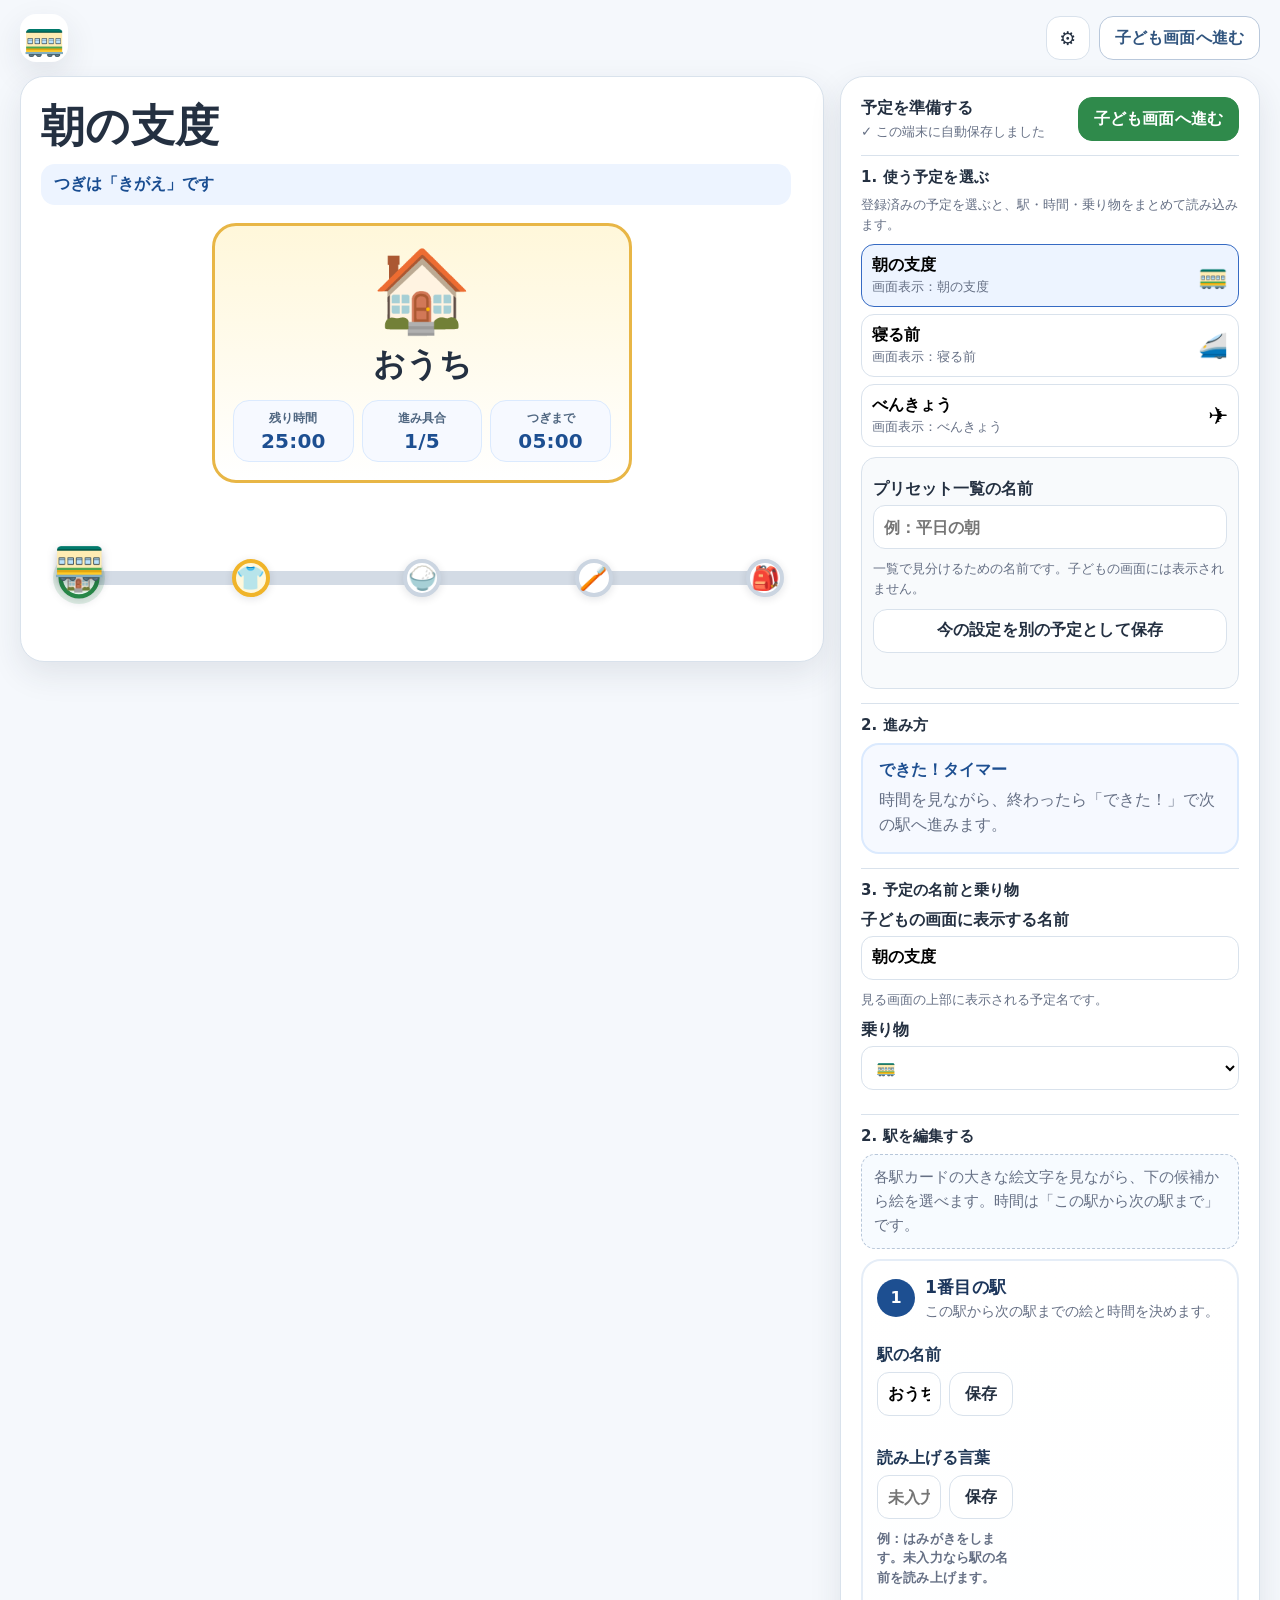
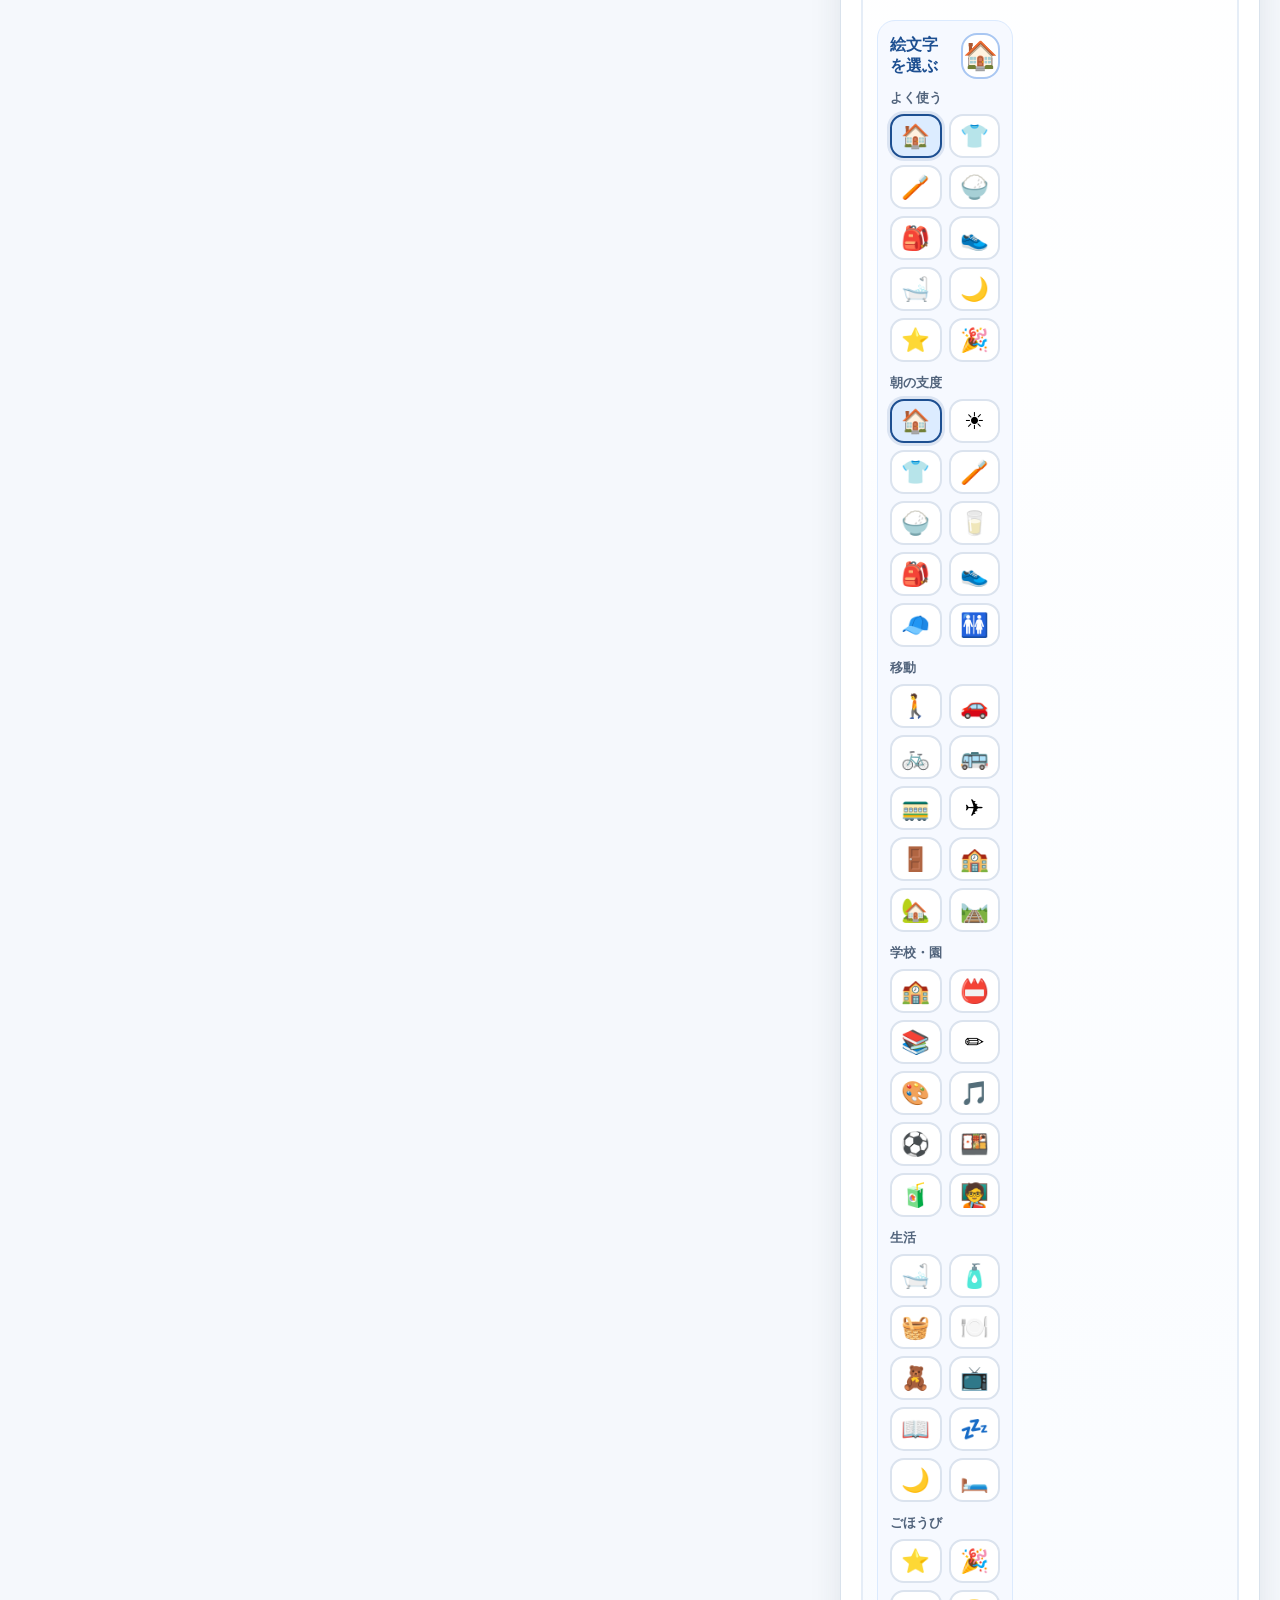
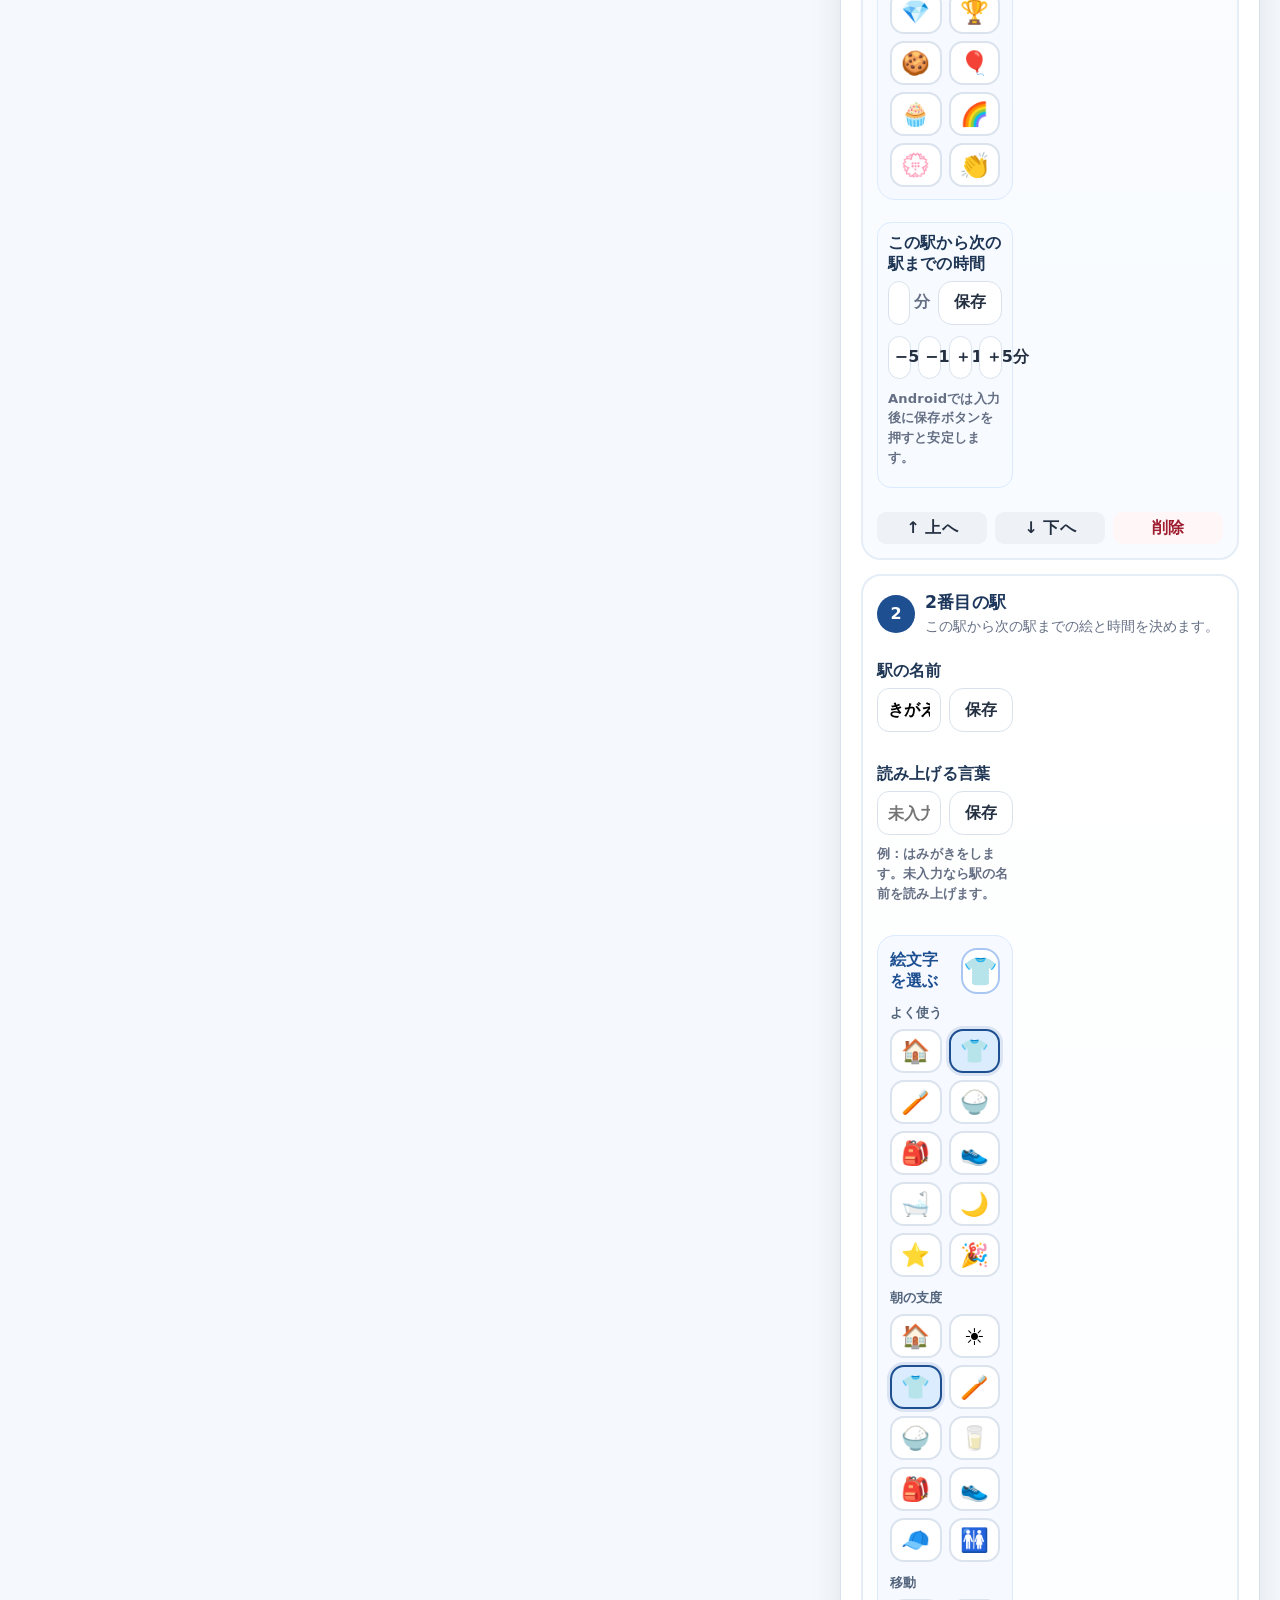
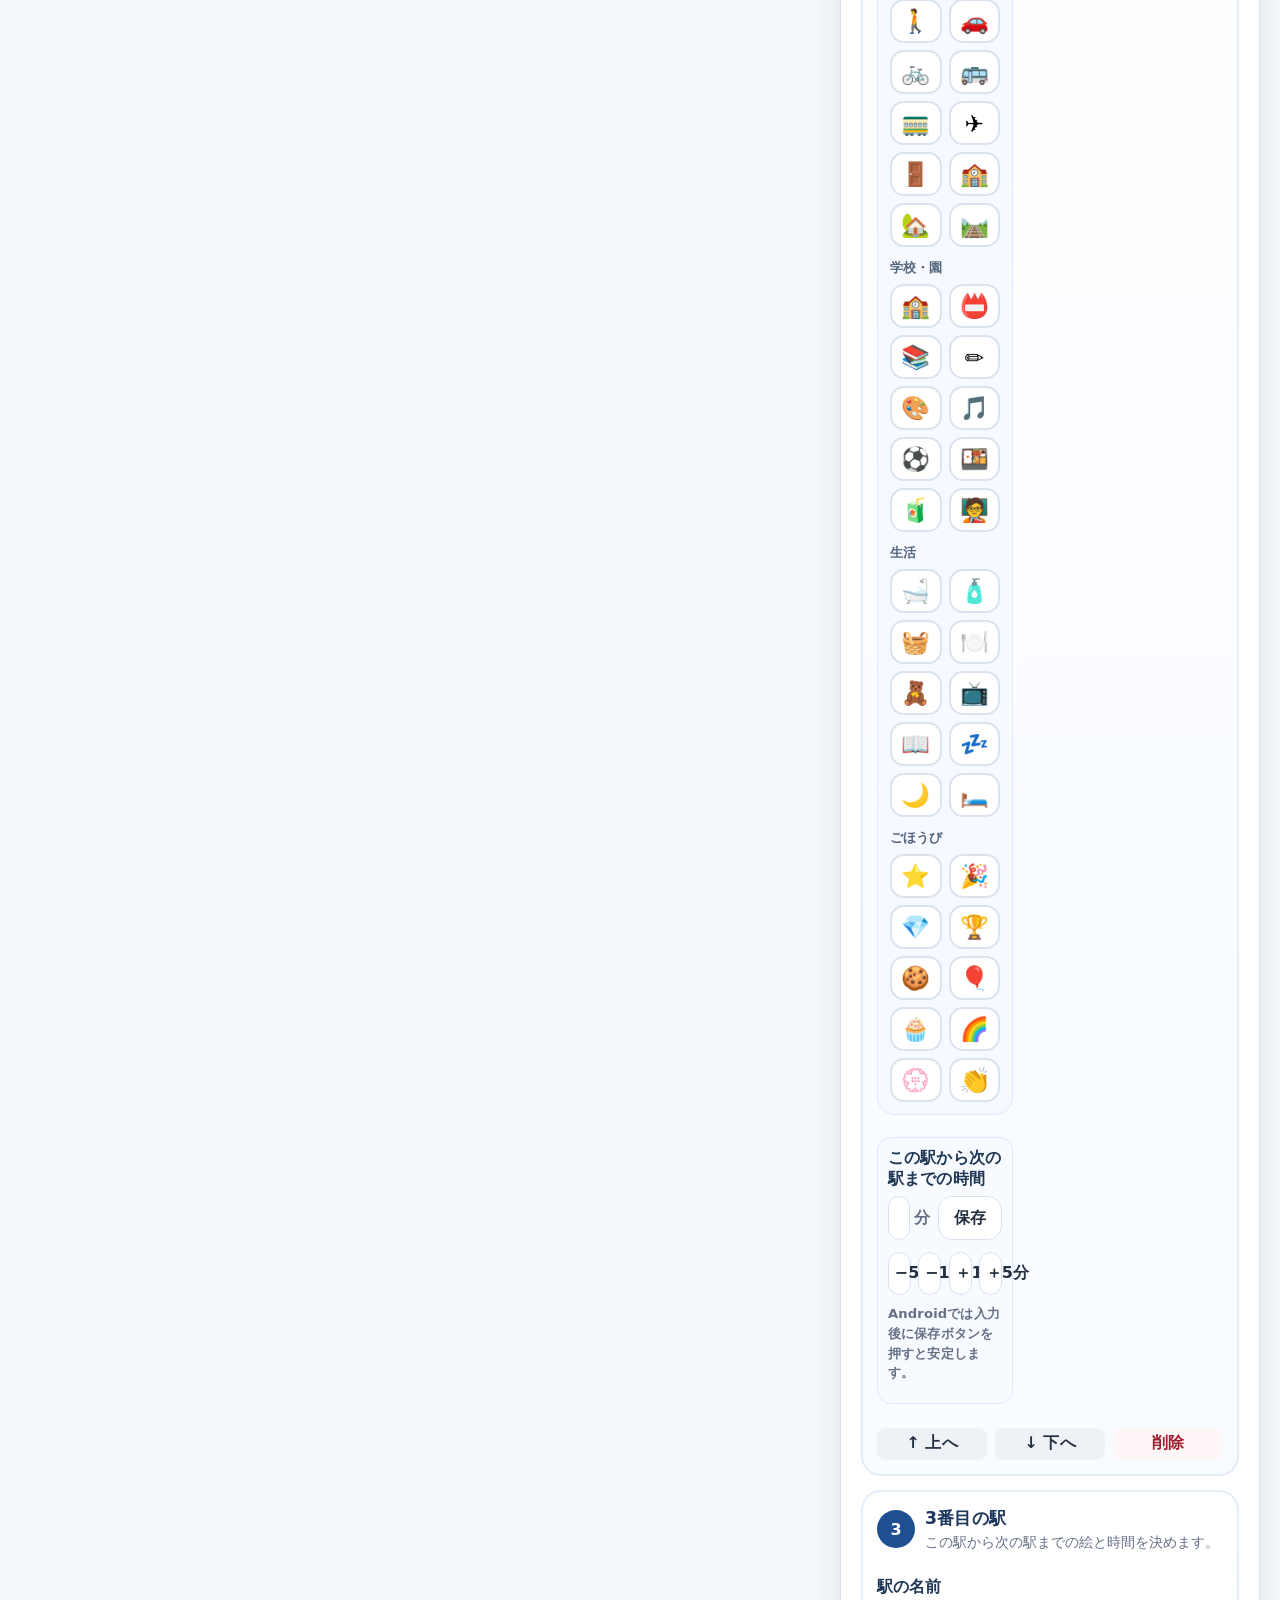
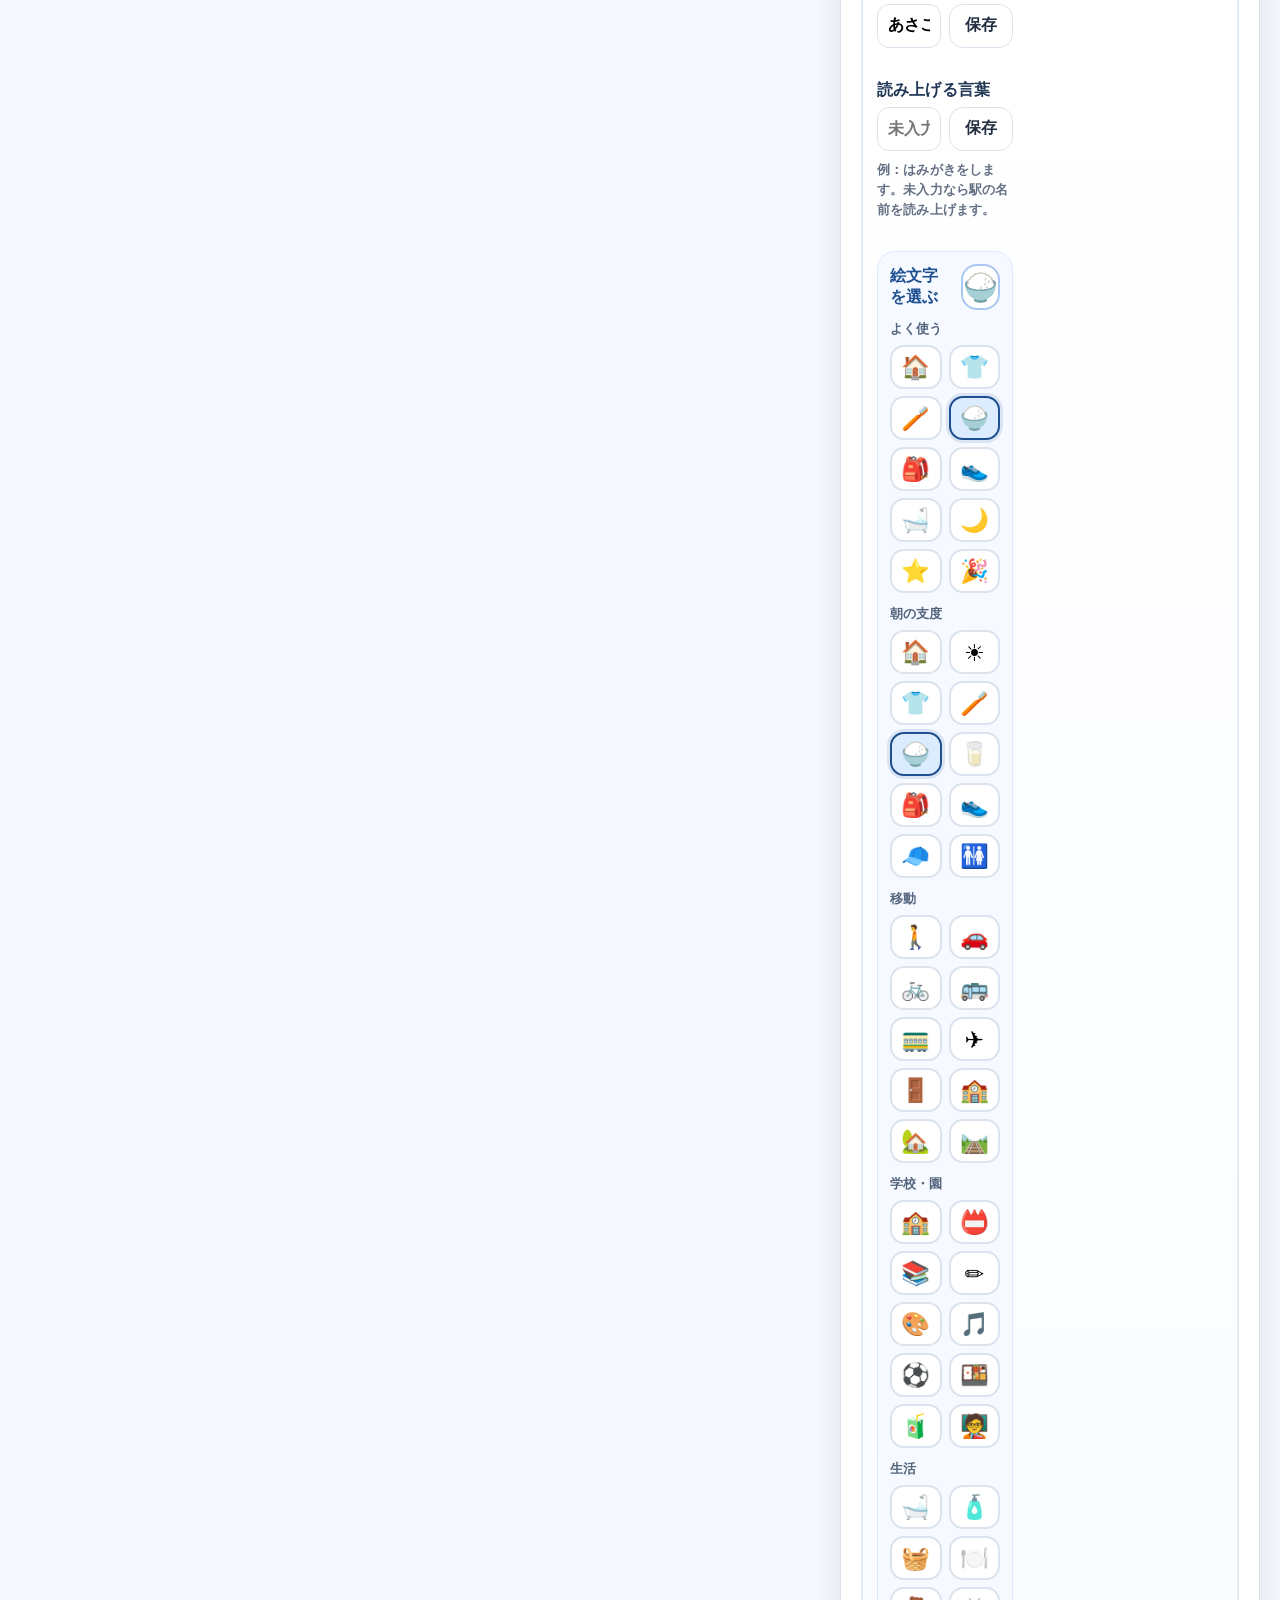
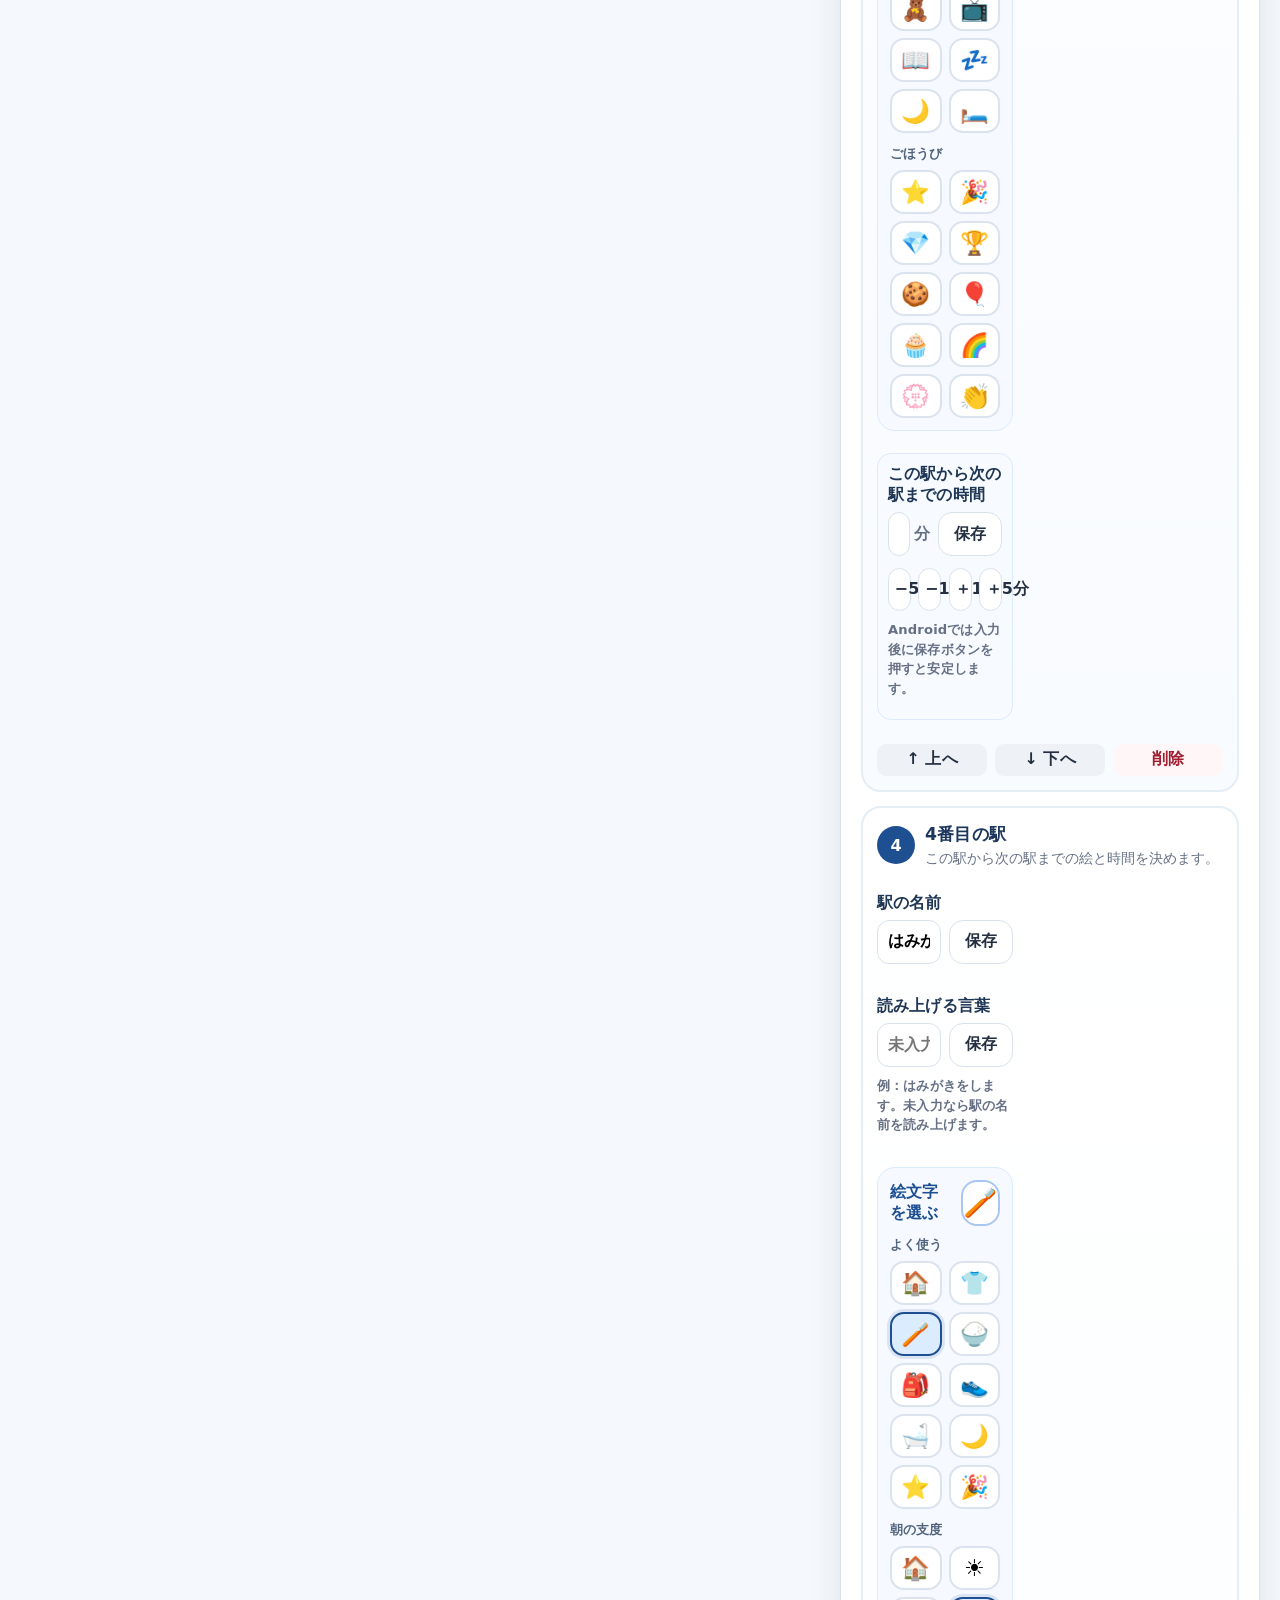
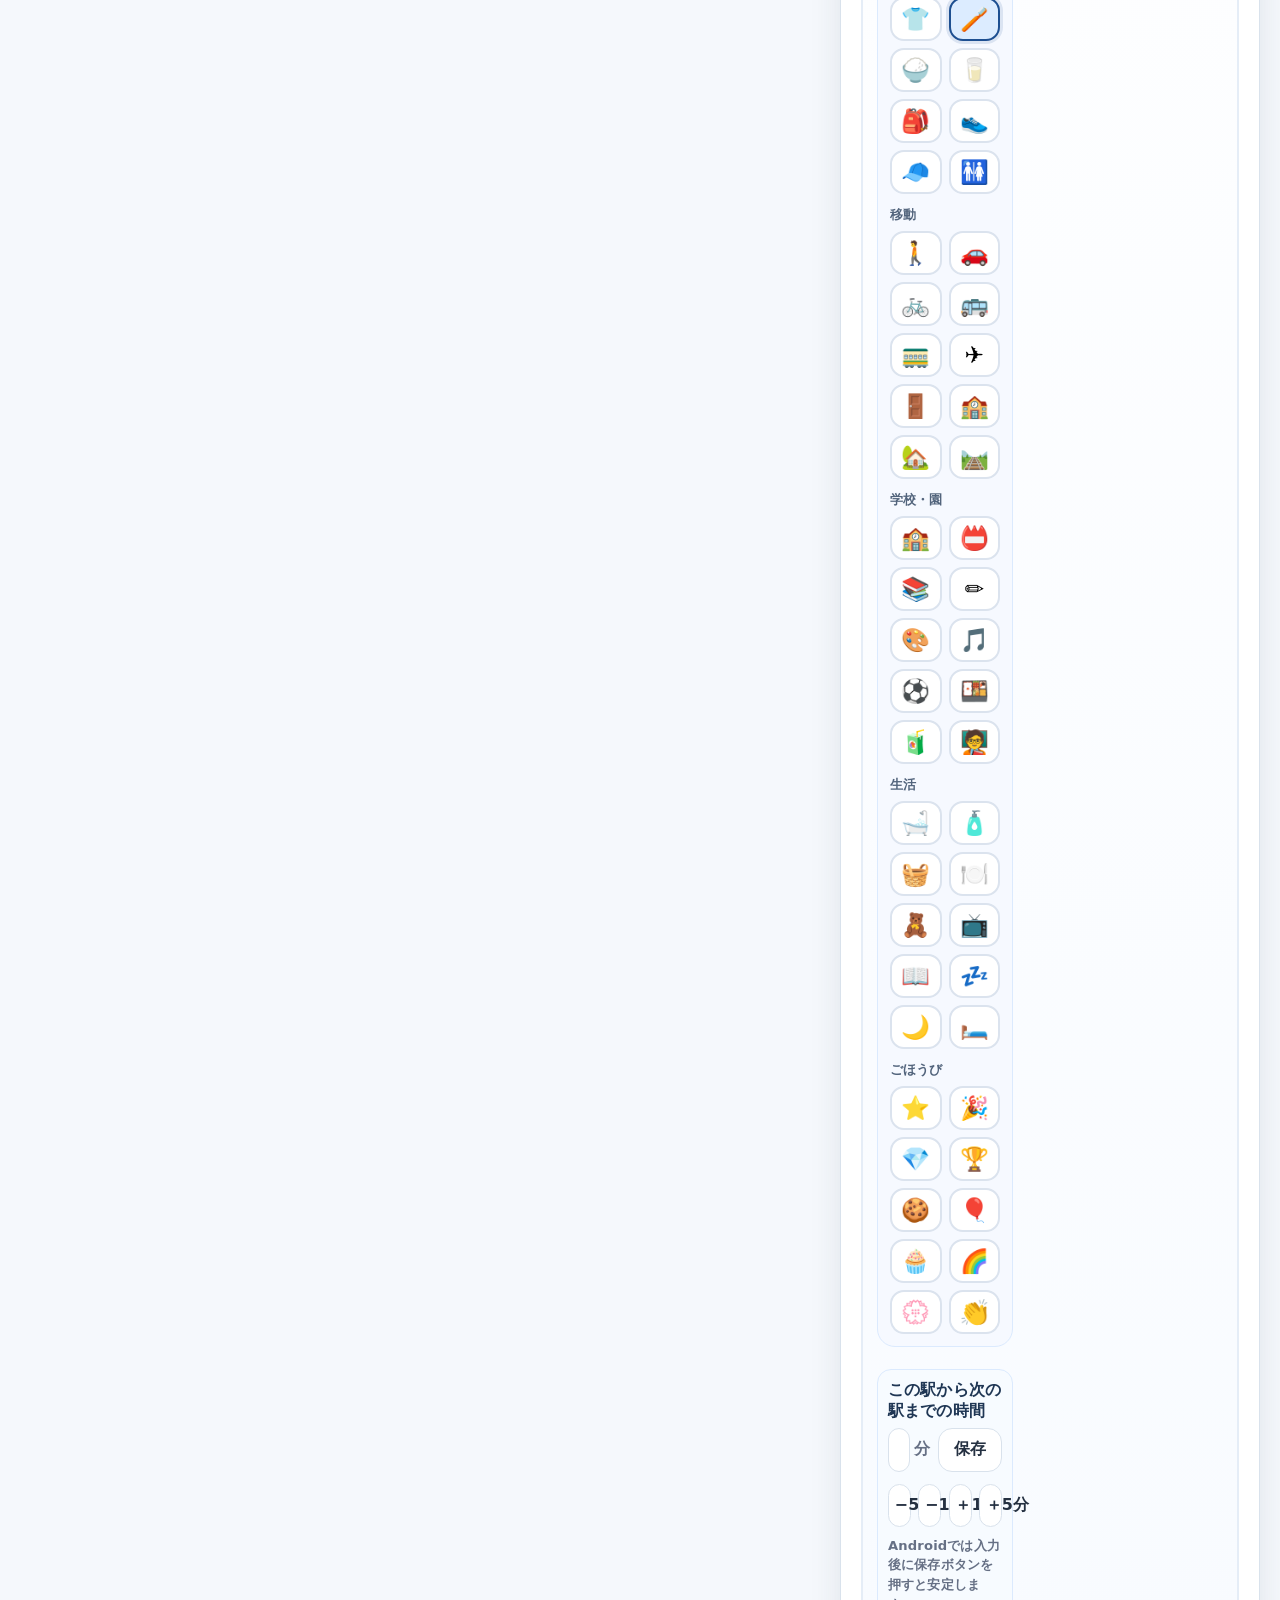
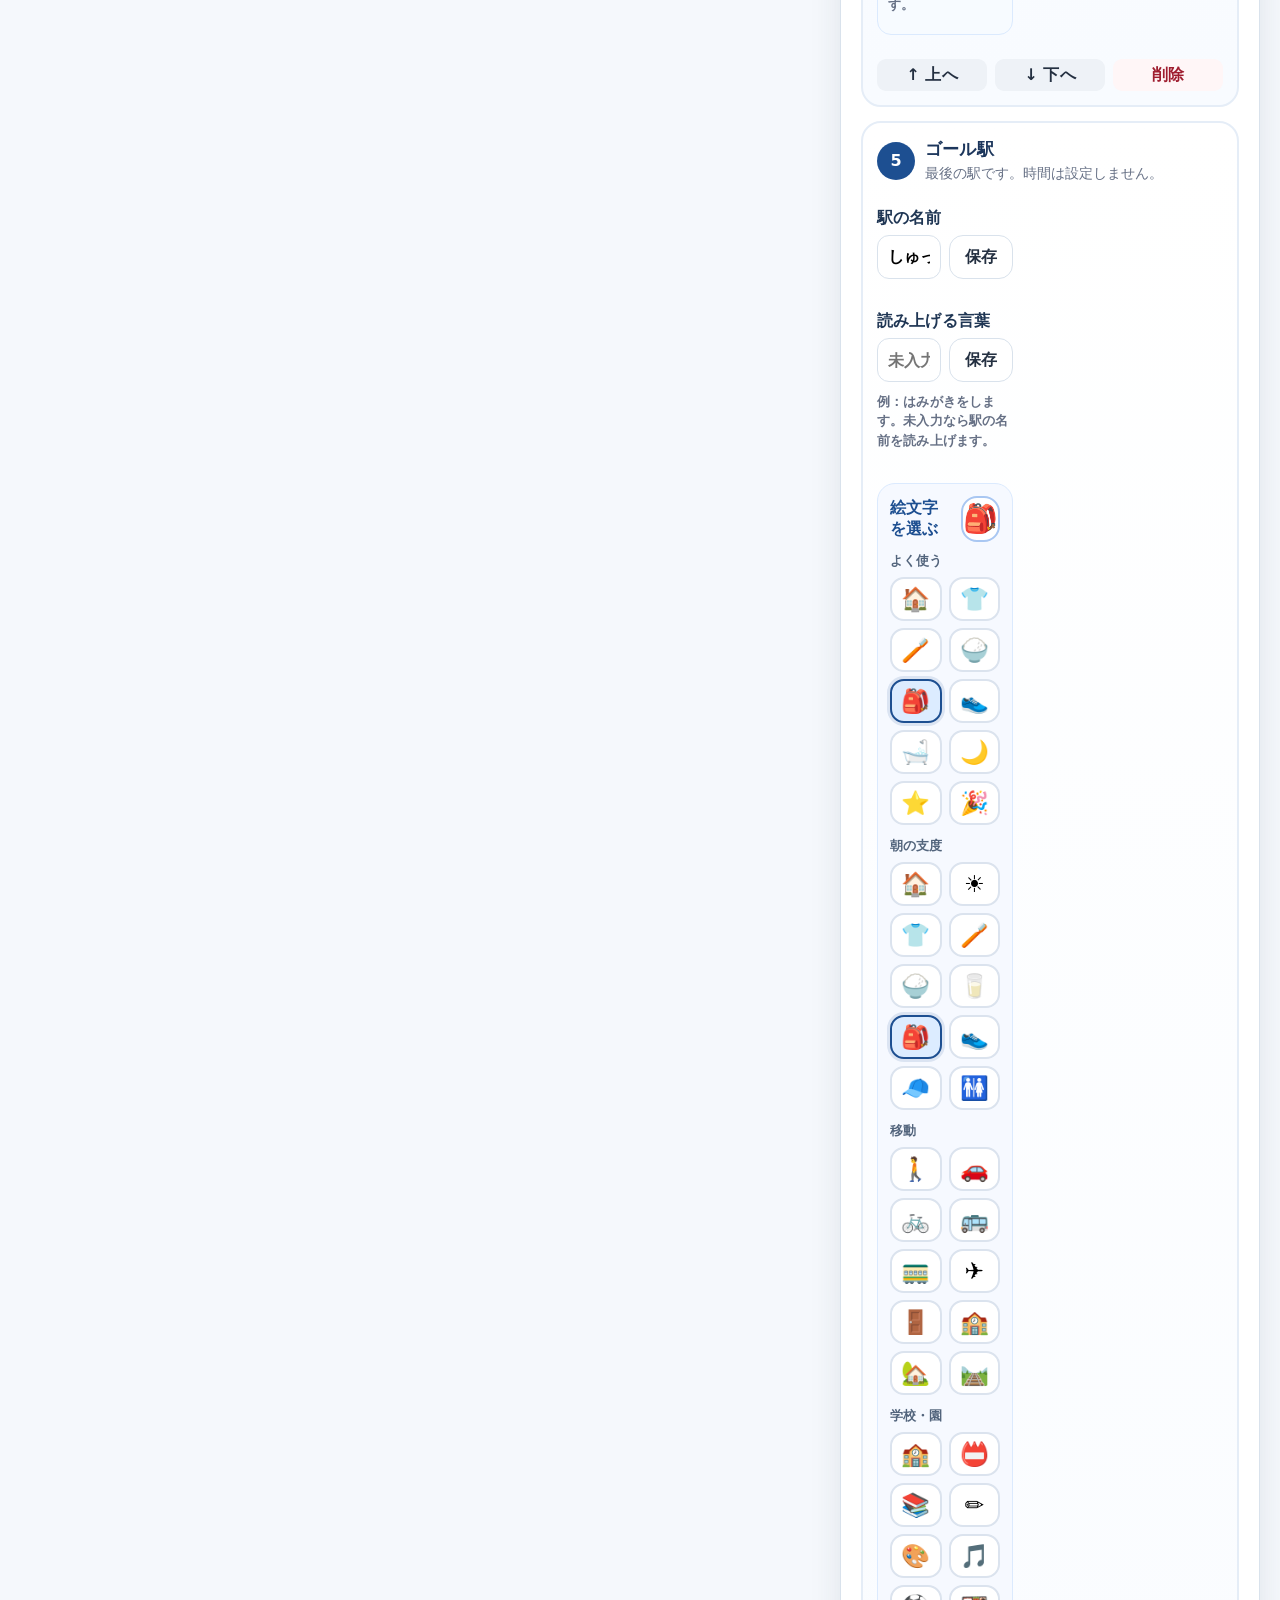
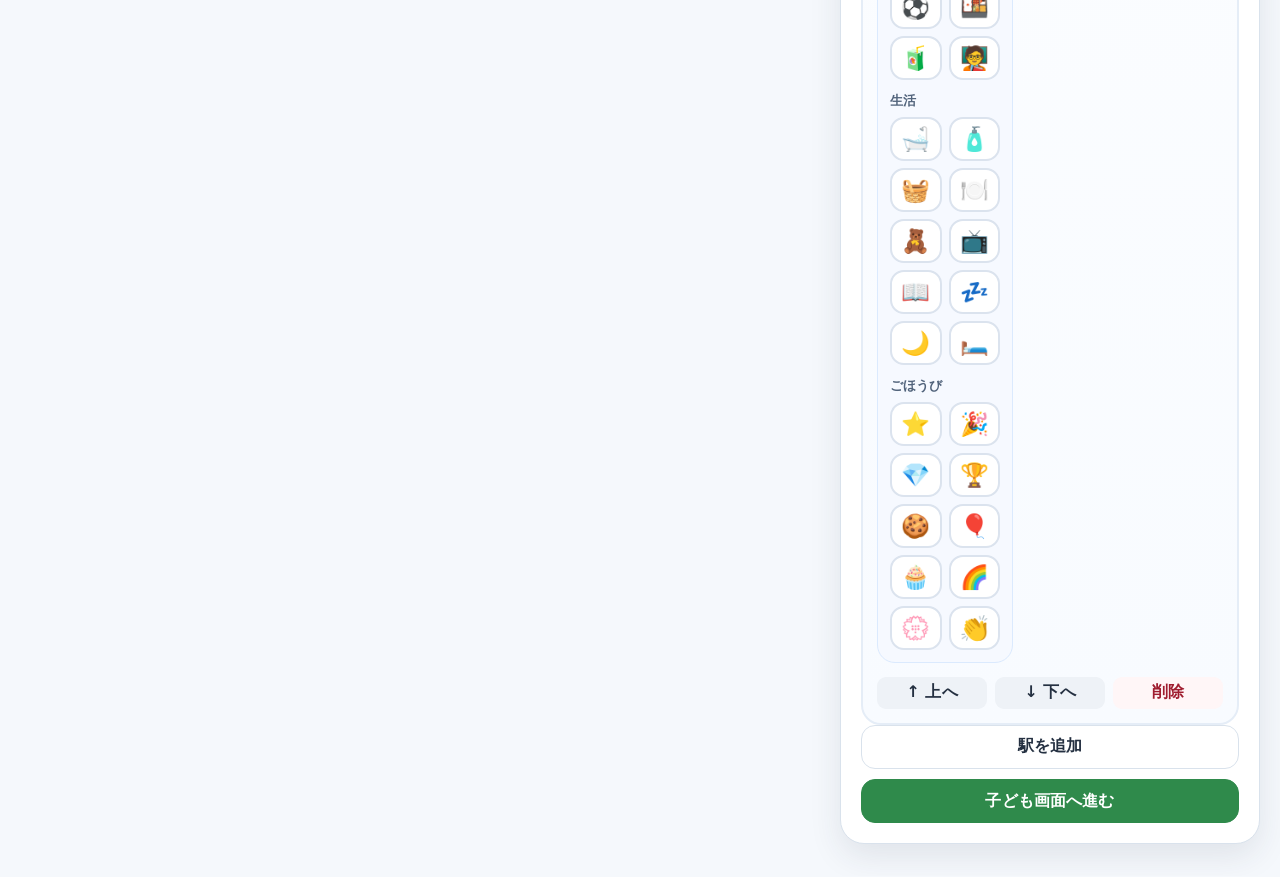
<file: index.html>
<!doctype html>
<html lang="ja">
<head>
  <meta charset="utf-8" />
  <meta name="viewport" content="width=device-width, initial-scale=1, viewport-fit=cover" />
  <meta name="theme-color" content="#356ac3" />
  <meta name="application-name" content="おしたくトレイン" />
  <meta name="apple-mobile-web-app-capable" content="yes" />
  <meta name="apple-mobile-web-app-status-bar-style" content="default" />
  <meta name="apple-mobile-web-app-title" content="おしたくトレイン" />
  <meta name="description" content="時間の経過と次の予定を、駅と乗り物で見える化する予定付きビジュアルタイマー" />
  <title>おしたくトレイン</title>
  <link rel="manifest" href="manifest.webmanifest" />
  <link rel="icon" type="image/png" sizes="32x32" href="icons/favicon-32.png" />
  <link rel="apple-touch-icon" href="icons/icon-192.png" />
  <link rel="stylesheet" href="style.css?v=1.4.9" />
</head>
<body class="edit-mode timeline-horizontal">
  <div class="app">
    <header class="app-header">
      <div class="brand brand-icon-only" aria-label="おしたくトレイン"><span class="brand-icon" aria-hidden="true">🚃</span></div>
      <div class="header-actions">
        <button id="settingsIconButton" class="btn secondary settings-icon-button" type="button" aria-label="設定画面へ" title="設定画面へ">⚙️</button>
        <button id="viewEditToggle" class="btn view-toggle" type="button" aria-pressed="false">子ども画面へ進む</button>
</div>
    </header>

    <p id="errorBanner" class="error-banner hidden" role="alert"></p>
    <p id="liveStatus" class="visually-hidden" aria-live="polite" aria-atomic="true"></p>
<section id="schedulePage" class="app-page active" aria-label="予定">
      <div class="layout">
        <main class="card main-card">
          <section class="status-area">
            <div class="status-copy">
              <h1 id="displayTitle">朝の支度</h1>
              <p id="nextBox" class="next-box">つぎは「きがえ」です</p>
            </div>
</section>

          <section id="currentCard" class="current-card" aria-label="現在の大きい絵カード">
            <span id="currentIcon" class="current-icon">🏠</span>
            <strong id="currentName">おうち</strong>
            <div id="numberStatusPanel" class="number-status-panel" aria-label="数字で見る予定">
              <div class="number-chip">
                <span>残り時間</span>
                <strong id="remainingNumberText">--:--</strong>
              </div>
              <div class="number-chip">
                <span>進み具合</span>
                <strong id="progressNumberText">0/0</strong>
              </div>
              <div class="number-chip">
                <span>つぎまで</span>
                <strong id="nextNumberText">--:--</strong>
              </div>
            </div>
</section>

          <section id="actionRow" class="action-row" aria-label="予定を進める操作">
            <button id="previousStationBtn" class="btn previous-station-btn hidden" type="button">↶ 前の駅にもどる</button>
            <button id="doneBtn" class="btn done-btn" type="button">できた！</button>
          </section>

          <section class="track-wrap" aria-label="予定の進み具合">
            <div id="track" class="track"><div id="trackDone" class="track-done"></div><div id="vehicle" class="vehicle">🚃</div></div>
          </section>


          <section id="viewTimerControls" class="view-timer-controls hidden" aria-label="タイマー操作">
            <h2 class="section-title">タイマー操作</h2>
            <div class="view-timer-button-row">
              <button id="startBtn" class="btn primary" type="button">出発・再開</button>
              <button id="pauseBtn" class="btn secondary" type="button">一時停止</button>
              <button id="resetBtn" class="btn danger" type="button">最初に戻る</button>
            </div>
          </section>
</main>

        <aside id="editorPanel" class="card editor-panel" aria-label="編集">
          <section class="editor-head">
            <div>
              <strong>予定を準備する</strong>
              <small id="saveStatus">この端末に自動保存します</small>
            </div>
            <div class="editor-head-actions">
              <button id="startPlanBtn" class="btn success" type="button">子ども画面へ進む</button>
            </div>
          </section>

          <section class="editor-section">
            <h2>1. 使う予定を選ぶ</h2>
            <p class="field-help">登録済みの予定を選ぶと、駅・時間・乗り物をまとめて読み込みます。</p>
            <div id="presetList" class="preset-list"></div>
            <div class="preset-save-panel">
              <label for="presetNameInput">
                <span>プリセット一覧の名前</span>
                <input id="presetNameInput" type="text" maxlength="18" placeholder="例：平日の朝" />
              </label>
              <p class="field-help">一覧で見分けるための名前です。子どもの画面には表示されません。</p>
              <button id="savePresetBtn" class="btn secondary full" type="button">今の設定を別の予定として保存</button>
              <p id="presetSaveMessage" class="inline-message" role="status"></p>
            </div>
          </section>
          <section class="editor-section timer-only-section">
            <h2>2. 進み方</h2>
            <div class="timer-only-note" role="note">
              <strong>できた！タイマー</strong>
              <span>時間を見ながら、終わったら「できた！」で次の駅へ進みます。</span>
            </div>
          </section>

          <section class="editor-section">
            <h2>3. 予定の名前と乗り物</h2>
            <label for="titleInput">
              <span>子どもの画面に表示する名前</span>
              <input id="titleInput" type="text" maxlength="28" placeholder="例：朝の支度" />
            </label>
            <p class="field-help">見る画面の上部に表示される予定名です。</p>
            <label for="vehicleSelect">
              <span>乗り物</span>
              <select id="vehicleSelect"><option>🚃</option><option>🚄</option><option>✈️</option><option>🚌</option><option>🚀</option><option>🚢</option><option>🐰</option>
              <option value="🚢">🚢 船</option>
              <option value="🚄">🚄 新幹線</option>
              <option value="🚌">🚌 バス</option>
            </select>
            </label>
          </section>
<section class="editor-section">
            <h2>2. 駅を編集する</h2>
            <p id="stationEditorGuide" class="editor-help station-editor-guide">各駅カードの大きな絵文字を見ながら、下の候補から絵を選べます。時間は「この駅から次の駅まで」です。</p>
          <div id="stationEditor" class="station-editor"></div>
            <button id="addStationBtn" class="btn secondary full" type="button">駅を追加</button>
            <button id="startPlanBottomBtn" class="btn success full child-screen-bottom-button" type="button">子ども画面へ進む</button>
          </section>
        </aside>
      </div>
    </section>
<section id="settingsPage" class="app-page settings-page" aria-labelledby="settingsTitle">
      <div class="settings-header">
        <button id="settingsBackButton" class="btn secondary" type="button">← 編集画面へ戻る</button>
        <div>
          <span class="page-eyebrow">設定</span>
          <h1 id="settingsTitle">表示・音・操作を調整</h1>
          <p id="settingsSaveStatus" class="settings-save-status" role="status" aria-live="polite">変更はこの端末に自動保存されます。</p>
        </div>
      </div>

      <div class="settings-layout">
        <section class="card settings-card" aria-labelledby="visibilitySettingsTitle">
          <h2 id="visibilitySettingsTitle">1．見やすさ</h2>
          <div class="setting-group">
            <span class="setting-label">文字サイズ</span>
            <div class="segmented-control" role="radiogroup" aria-label="文字サイズ">
              <button type="button" data-setting="fontSize" data-value="normal">標準</button>
              <button type="button" data-setting="fontSize" data-value="large">大きい</button>
              <button type="button" data-setting="fontSize" data-value="xlarge">特大</button>
            </div>
          </div>
          <div class="setting-group">
            <span class="setting-label">絵カードサイズ</span>
            <div class="segmented-control" role="radiogroup" aria-label="絵カードサイズ">
              <button type="button" data-setting="cardSize" data-value="normal">標準</button>
              <button type="button" data-setting="cardSize" data-value="large">大きい</button>
            </div>
          </div>
          <div class="setting-group">
            <span class="setting-label">画面表示</span>
            <div class="segmented-control" role="radiogroup" aria-label="画面表示">
              <button type="button" data-setting="appearance" data-value="light">明るい</button>
              <button type="button" data-setting="appearance" data-value="dark">暗い</button>
            </div>
          </div>
          <div class="setting-group">
            <span class="setting-label">コントラスト</span>
            <div class="segmented-control" role="radiogroup" aria-label="コントラスト">
              <button type="button" data-setting="contrast" data-value="standard">標準</button>
              <button type="button" data-setting="contrast" data-value="high">高い</button>
            </div>
          </div>
          <label class="switch-row" for="reduceMotionToggle"><span><strong>動きを減らす</strong><small>電車やメニューの動きを控えめにします</small></span><input id="reduceMotionToggle" type="checkbox" role="switch" /></label>
        </section>

        <section class="card settings-card" aria-labelledby="timelineSettingsTitle">
          <h2 id="timelineSettingsTitle">2．タイムライン</h2>
          <div class="setting-group">
            <span class="setting-label">表示方向</span>
            <div class="timer-only-note horizontal-timeline-note" role="note"><strong>横軸表示</strong><span>Web版・スマホ版ともに、タイムラインは横方向で表示します。</span></div>
          </div>
          <div class="setting-group">
            <span class="setting-label">表示する駅</span>
            <div class="segmented-control" role="radiogroup" aria-label="表示する駅">
              <button type="button" data-setting="timelineScope" data-value="all">全駅</button>
              <button type="button" data-setting="timelineScope" data-value="currentNext">現在と次だけ</button>
            </div>
          </div>
          <label class="switch-row" for="showTopCardsToggle"><span><strong>上の大きな絵カードを表示</strong></span><input id="showTopCardsToggle" type="checkbox" role="switch" /></label>
<label class="switch-row" for="showNumbersToggle"><span><strong>数字を表示</strong><small>残り時間と進み具合を数字で表示します</small></span><input id="showNumbersToggle" type="checkbox" role="switch" /></label>
        </section>

        <section class="card settings-card" aria-labelledby="audioSettingsTitle">
          <h2 id="audioSettingsTitle">3．音と読み上げ</h2>
          <label class="switch-row" for="arrivalSoundToggle"><span><strong>駅についたら音</strong></span><input id="arrivalSoundToggle" type="checkbox" role="switch" /></label>
          <label class="switch-row" for="speechToggle"><span><strong>駅名を読み上げる</strong></span><input id="speechToggle" type="checkbox" role="switch" /></label>
          <label class="range-setting" for="speechRateRange"><span><strong>読み上げ速度</strong><output id="speechRateValue">1.0倍</output></span><input id="speechRateRange" type="range" min="0.6" max="1.4" step="0.1" /></label>
          <button id="speechTestButton" class="btn secondary full" type="button">🔊 読み上げを試す</button>
          <label class="switch-row" for="quietModeToggle"><span><strong>静かなモード</strong><small>到着音と読み上げを一時的に鳴らしません</small></span><input id="quietModeToggle" type="checkbox" role="switch" /></label>
        </section>

        <section class="card settings-card" aria-labelledby="operationSettingsTitle">
          <h2 id="operationSettingsTitle">4．操作</h2>
          <div class="setting-group">
            <span class="setting-label">「できた！」の大きさ</span>
            <div class="segmented-control" role="radiogroup" aria-label="できたボタンの大きさ">
              <button type="button" data-setting="doneButtonSize" data-value="normal">標準</button>
              <button type="button" data-setting="doneButtonSize" data-value="large">大きい</button>
            </div>
          </div>
          <label class="switch-row" for="showPreviousButtonToggle"><span><strong>「前の駅にもどる」を表示</strong></span><input id="showPreviousButtonToggle" type="checkbox" role="switch" /></label>
          <label class="switch-row" for="mistakePreventionToggle"><span><strong>誤操作防止</strong><small>進む・戻る操作の前に確認します</small></span><input id="mistakePreventionToggle" type="checkbox" role="switch" /></label>
          <label class="switch-row" for="editorLockToggle"><span><strong>編集モードをロック</strong><small>子ども画面から編集へ戻る前に確認します</small></span><input id="editorLockToggle" type="checkbox" role="switch" /></label>
        </section>

        <section class="card settings-card" aria-labelledby="lateSettingsTitle">
          <h2 id="lateSettingsTitle">5．時間を過ぎたとき</h2>
          <div class="setting-group">
            <span class="setting-label">動作</span>
            <div class="segmented-control segmented-control--two" role="radiogroup" aria-label="時間を過ぎたときの動作">
              <button type="button" data-setting="lateBehavior" data-value="display">やさしい表示</button>
              <button type="button" data-setting="lateBehavior" data-value="wait">できたまで待つ</button>
            </div>
          </div>
          <label class="number-setting" for="lateGraceInput"><span><strong>猶予時間</strong><small>予定時間を過ぎてから表示を変えるまで</small></span><span class="number-with-unit"><input id="lateGraceInput" type="number" min="0" max="30" step="1" /><b>分</b></span></label>
        </section>

        <section class="card settings-card settings-card--wide" aria-labelledby="dataSettingsTitle">
          <h2 id="dataSettingsTitle">6．データとアプリ</h2>
          <section class="pwa-panel" aria-labelledby="pwaSettingsTitle">
            <div class="pwa-panel-heading pwa-panel-heading--simple">
              <div>
                <strong id="pwaSettingsTitle">アプリ更新</strong>
                <p class="pwa-static-note">必要なときにアプリの更新を確認できます。</p>
              </div>
            </div>
            <div class="pwa-actions">
              <button id="installAppButton" class="btn primary hidden" type="button">端末にインストール</button>
              <button id="checkUpdateButton" class="btn secondary" type="button">更新を確認</button>
            </div>
            <p class="pwa-help">予定・タイマー・編集に使うデータは、このブラウザ内に保存されます。アプリの更新確認は必要なときに行えます。</p>
          </section>

          <section class="sync-preparation-panel" aria-labelledby="syncPreparationTitle">
            <div class="sync-preparation-heading">
              <div>
                <strong id="syncPreparationTitle">ログイン・同期の準備</strong>
                <p id="syncLayerStatusText">端末内データ層を確認しています。</p>
              </div>
              <span id="syncLayerStatusBadge" class="sync-status-badge">確認中</span>
            </div>
            <dl class="sync-status-grid">
              <div><dt>端末ID</dt><dd id="deviceIdText">確認中</dd></div>
              <div><dt>端末内データ形式</dt><dd id="localDataVersionText">V1</dd></div>
              <div><dt>同期準備中の変更</dt><dd><span id="pendingChangeCount">0</span>件</dd></div>
              <div><dt>変更キュー</dt><dd id="syncStorageText">確認中</dd></div>
            </dl>
            <div class="sync-preparation-actions">
              <button id="refreshSyncStatusButton" class="btn secondary" type="button">状態を更新</button>
              <button id="exportSyncSummaryButton" class="btn secondary" type="button">診断情報を書き出す</button>
              <button id="rebuildSyncQueueButton" class="btn secondary" type="button">同期準備を再作成</button>
            </div>
            <p class="sync-preparation-help">現在はログインやクラウド接続を行いません。予定の変更は端末内のIndexedDBへ同期準備データとして保存されます。</p>
          </section>
          <div class="data-action-grid">
            <button id="exportSettingsButton" class="btn secondary" type="button">設定を書き出す</button>
            <button id="importSettingsButton" class="btn secondary" type="button">設定を読み込む</button>
            <button id="exportPresetsButton" class="btn secondary" type="button">プリセットを書き出す</button>
            <button id="importPresetsButton" class="btn secondary" type="button">プリセットを読み込む</button>
          </div>
          <input id="settingsImportFile" class="visually-hidden" type="file" accept="application/json,.json" />
          <input id="presetsImportFile" class="visually-hidden" type="file" accept="application/json,.json" />
          <div class="data-note"><strong>保存場所</strong><p>予定・プリセット・設定は、このブラウザの端末内に保存されます。ブラウザのデータを削除すると消える場合があります。</p></div>
          <div class="danger-actions">
            <button id="resetSettingsButton" class="btn secondary" type="button">表示設定だけ初期状態へ戻す</button>
            <button id="resetAllDataButton" class="btn danger" type="button">すべてのデータを初期化</button>
          </div>
          <section class="card settings-card app-legal-card" aria-labelledby="legalInfoTitle">
            <h2 id="legalInfoTitle">7．このアプリについて</h2>
            <div class="legal-link-grid">
              <a class="btn secondary legal-link-button" href="privacy.html">プライバシーポリシー</a>
            </div>
            <dl class="app-information legal-app-information">
              <div><dt>運営者</dt><dd>PsychCraftWorks</dd></div>
              <div><dt>連絡先</dt><dd><a href="mailto:psychcraftworks@gmail.com">psychcraftworks@gmail.com</a></dd></div>
              <div><dt>データ保存</dt><dd>予定・駅名・時間・読み上げる言葉・設定は、この端末のブラウザ内に保存されます。</dd></div>
            </dl>
          </section>
          <dl class="app-information"><div><dt>アプリ</dt><dd>おしたくトレイン</dd></div><div><dt>バージョン</dt><dd id="appVersionText">27</dd></div></dl>
          <details class="disclaimer"><summary>免責事項</summary><p>このアプリは、時間と予定を見える形で示すための補助ツールです。安全管理、医療、診断または個別支援計画を代替するものではありません。</p></details>
        <button id="settingsBackBottomButton" class="btn secondary full settings-back-bottom-button" type="button">← 編集画面へ戻る</button>

        </section>
      </div>
    </section>

  </div>
<section id="updateBanner" class="update-banner hidden" role="status" aria-live="polite" aria-label="アプリの更新">
    <div><strong>新しいバージョンがあります</strong><span>予定を保存してから安全に更新します。</span></div>
    <div class="update-actions">
      <button id="applyUpdateButton" class="btn primary" type="button">更新する</button>
      <button id="dismissUpdateButton" class="btn secondary" type="button">あとで</button>
    </div>
  </section>

  <div id="undoSnackbar" class="undo-snackbar hidden" role="status" aria-live="polite" aria-hidden="true">
    <span id="undoMessage">前の駅にもどりました。</span>
    <div class="undo-actions">
      <button id="undoButton" class="undo-button" type="button">元に戻す</button>
      <button id="undoCloseButton" class="undo-close" type="button" aria-label="通知を閉じる">×</button>
    </div>
  </div>

  <output id="selfTestResult" class="visually-hidden"></output>
  <script src="data-layer.js?v=1.4.9" defer></script>
  <script src="app.js?v=1.4.9" defer></script>
</body>
</html>
</file>
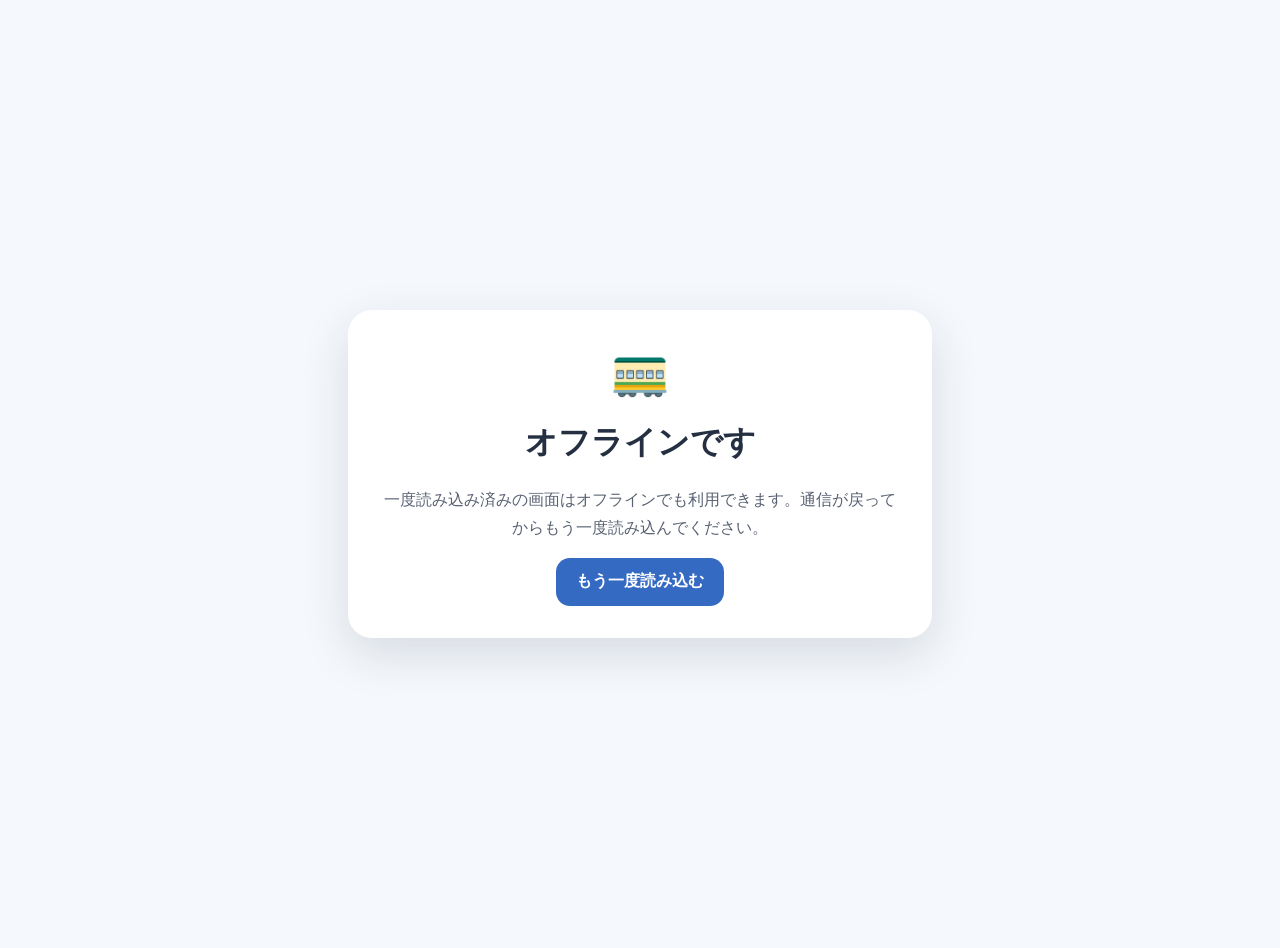
<file: offline.html>
<!doctype html>
<html lang="ja">
<head>
  <meta charset="utf-8" />
  <meta name="viewport" content="width=device-width, initial-scale=1" />
  <title>オフライン｜おしたくトレイン</title>
  <style>
    body{margin:0;min-height:100vh;display:grid;place-items:center;padding:24px;background:#f5f8fc;color:#243041;font-family:system-ui,-apple-system,"Yu Gothic",sans-serif}
    main{max-width:520px;padding:32px;border-radius:24px;background:#fff;box-shadow:0 16px 48px rgba(36,48,65,.14);text-align:center}
    .icon{font-size:48px;margin-bottom:16px}
    p{line-height:1.75;color:#596273}
    button{min-height:48px;padding:0 20px;border:0;border-radius:14px;color:#fff;background:#356ac3;font:inherit;font-weight:800}
  </style>
</head>
<body><main><div class="icon">🚃</div><h1>オフラインです</h1><p>一度読み込み済みの画面はオフラインでも利用できます。通信が戻ってからもう一度読み込んでください。</p><button onclick="location.reload()">もう一度読み込む</button></main></body></html>
</file>
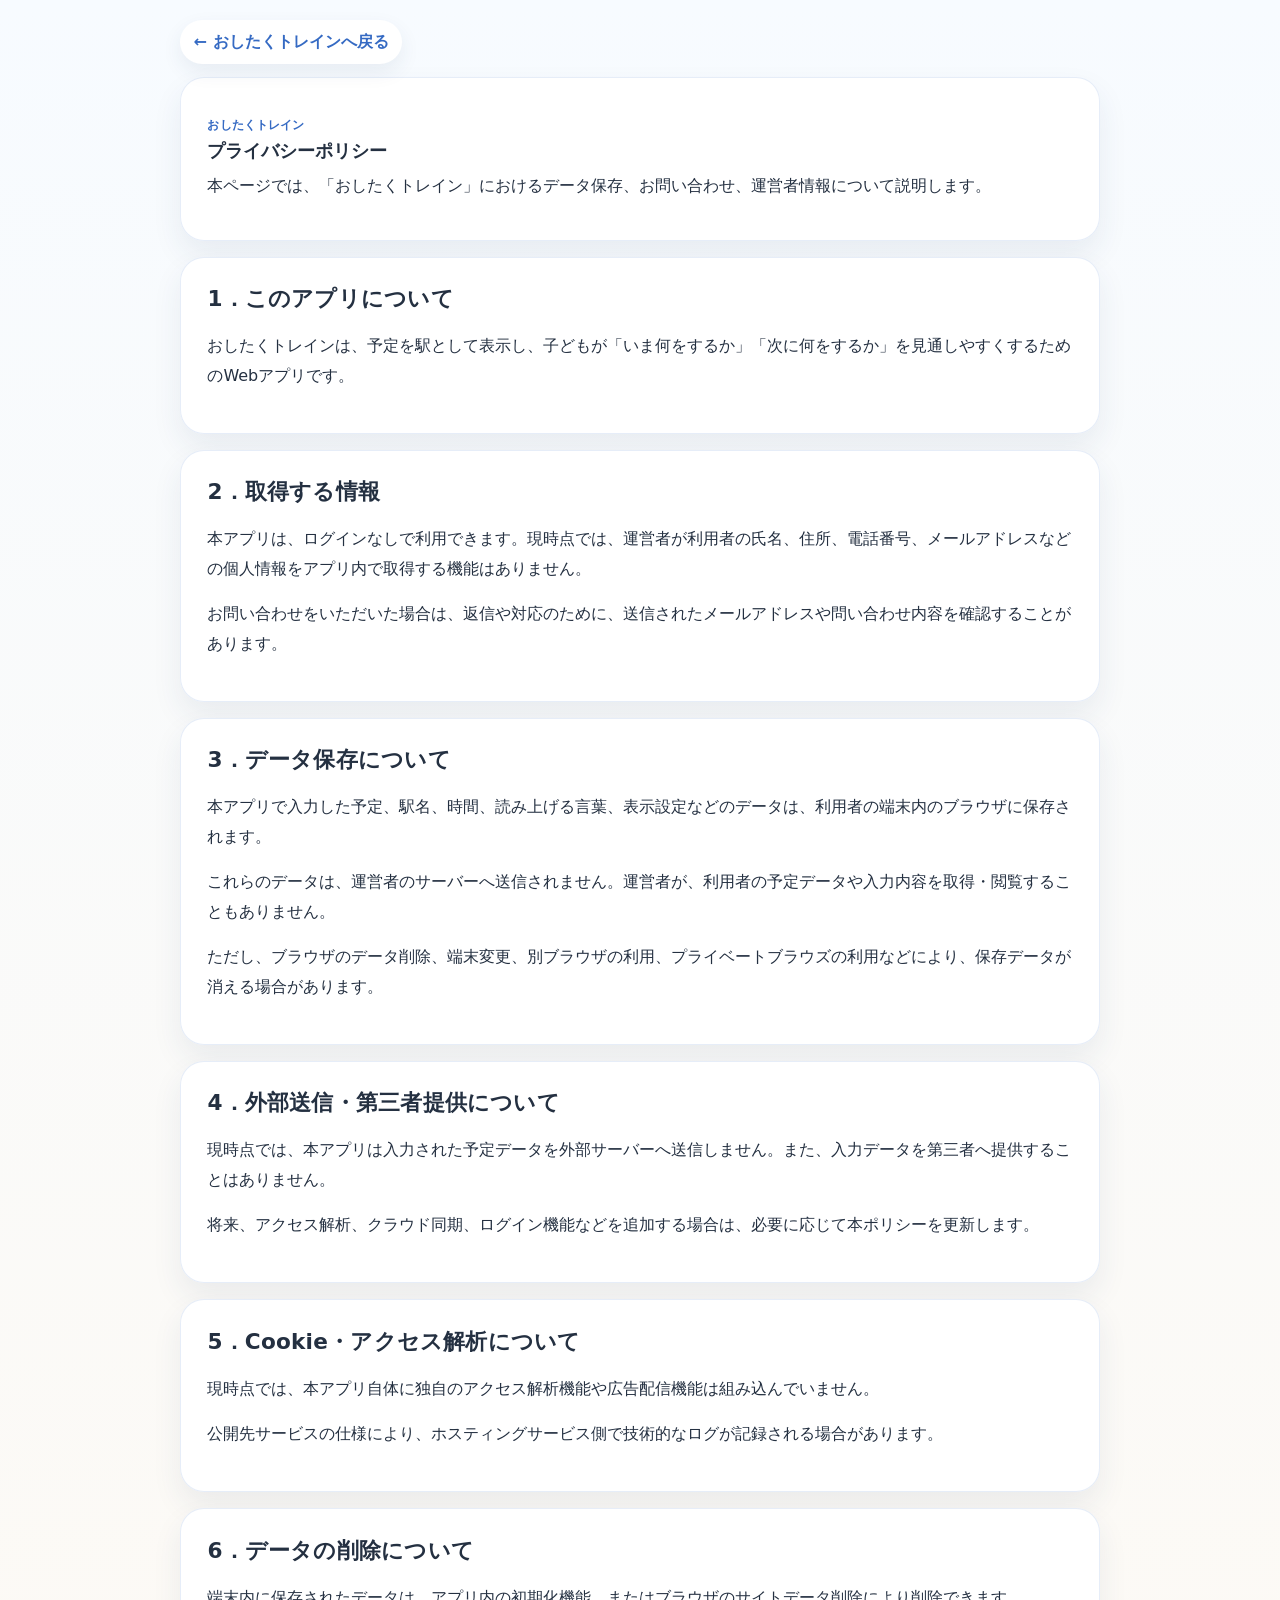
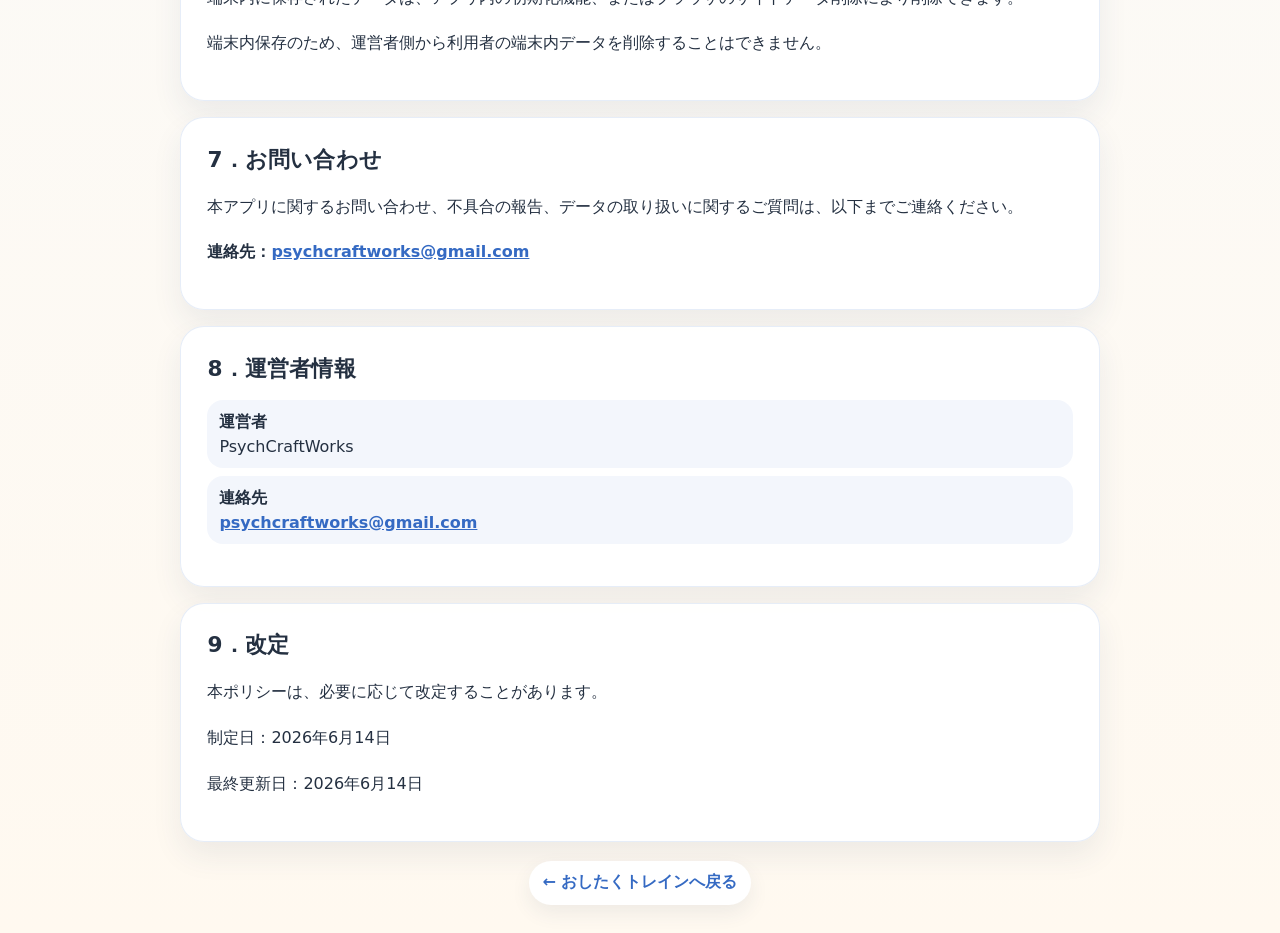
<file: privacy.html>
<!doctype html>
<html lang="ja">
<head>
  <meta charset="utf-8" />
  <meta name="viewport" content="width=device-width, initial-scale=1, viewport-fit=cover" />
  <meta name="theme-color" content="#356ac3" />
  <meta name="description" content="おしたくトレインのプライバシーポリシー" />
  <title>プライバシーポリシー | おしたくトレイン</title>
  <link rel="icon" type="image/png" sizes="32x32" href="icons/favicon-32.png" />
  <link rel="stylesheet" href="style.css?v=1.3.2" />
</head>
<body class="privacy-page">
  <main class="privacy-document" aria-labelledby="privacyTitle">
    <p class="privacy-back"><a href="index.html">← おしたくトレインへ戻る</a></p>

    <header class="privacy-hero">
      <p class="page-eyebrow">おしたくトレイン</p>
      <h1 id="privacyTitle">プライバシーポリシー</h1>
      <p>本ページでは、「おしたくトレイン」におけるデータ保存、お問い合わせ、運営者情報について説明します。</p>
    </header>

    <section class="privacy-section">
      <h2>1．このアプリについて</h2>
      <p>おしたくトレインは、予定を駅として表示し、子どもが「いま何をするか」「次に何をするか」を見通しやすくするためのWebアプリです。</p>
    </section>

    <section class="privacy-section">
      <h2>2．取得する情報</h2>
      <p>本アプリは、ログインなしで利用できます。現時点では、運営者が利用者の氏名、住所、電話番号、メールアドレスなどの個人情報をアプリ内で取得する機能はありません。</p>
      <p>お問い合わせをいただいた場合は、返信や対応のために、送信されたメールアドレスや問い合わせ内容を確認することがあります。</p>
    </section>

    <section class="privacy-section">
      <h2>3．データ保存について</h2>
      <p>本アプリで入力した予定、駅名、時間、読み上げる言葉、表示設定などのデータは、利用者の端末内のブラウザに保存されます。</p>
      <p>これらのデータは、運営者のサーバーへ送信されません。運営者が、利用者の予定データや入力内容を取得・閲覧することもありません。</p>
      <p>ただし、ブラウザのデータ削除、端末変更、別ブラウザの利用、プライベートブラウズの利用などにより、保存データが消える場合があります。</p>
    </section>

    <section class="privacy-section">
      <h2>4．外部送信・第三者提供について</h2>
      <p>現時点では、本アプリは入力された予定データを外部サーバーへ送信しません。また、入力データを第三者へ提供することはありません。</p>
      <p>将来、アクセス解析、クラウド同期、ログイン機能などを追加する場合は、必要に応じて本ポリシーを更新します。</p>
    </section>

    <section class="privacy-section">
      <h2>5．Cookie・アクセス解析について</h2>
      <p>現時点では、本アプリ自体に独自のアクセス解析機能や広告配信機能は組み込んでいません。</p>
      <p>公開先サービスの仕様により、ホスティングサービス側で技術的なログが記録される場合があります。</p>
    </section>

    <section class="privacy-section">
      <h2>6．データの削除について</h2>
      <p>端末内に保存されたデータは、アプリ内の初期化機能、またはブラウザのサイトデータ削除により削除できます。</p>
      <p>端末内保存のため、運営者側から利用者の端末内データを削除することはできません。</p>
    </section>

    <section class="privacy-section">
      <h2>7．お問い合わせ</h2>
      <p>本アプリに関するお問い合わせ、不具合の報告、データの取り扱いに関するご質問は、以下までご連絡ください。</p>
      <p><strong>連絡先：</strong><a href="mailto:psychcraftworks@gmail.com">psychcraftworks@gmail.com</a></p>
    </section>

    <section class="privacy-section">
      <h2>8．運営者情報</h2>
      <dl class="privacy-info-list">
        <div>
          <dt>運営者</dt>
          <dd>PsychCraftWorks</dd>
        </div>
        <div>
          <dt>連絡先</dt>
          <dd><a href="mailto:psychcraftworks@gmail.com">psychcraftworks@gmail.com</a></dd>
        </div>
      </dl>
    </section>

    <section class="privacy-section">
      <h2>9．改定</h2>
      <p>本ポリシーは、必要に応じて改定することがあります。</p>
      <p>制定日：2026年6月14日</p>
      <p>最終更新日：2026年6月14日</p>
    </section>

    <p class="privacy-back privacy-back-bottom"><a href="index.html">← おしたくトレインへ戻る</a></p>
  </main>
</body>
</html>
</file>
<file: style.css>
:root {
  --font-family-ud: "BIZ UDPGothic", "BIZ UDGothic", "UD Digi Kyokasho N-R", "UD デジタル 教科書体 N-R", "UD デジタル 教科書体 NP-R", "UD Digi Kyokasho NP-R", "Yu Gothic UI", "Yu Gothic", "Hiragino Sans", "Hiragino Kaku Gothic ProN", "Noto Sans JP", system-ui, -apple-system, BlinkMacSystemFont, sans-serif;
  --font-family-rounded-ud: "BIZ UDPGothic", "BIZ UDGothic", "UD Digi Kyokasho N-R", "UD デジタル 教科書体 N-R", "Yu Gothic UI", "Hiragino Sans", "Noto Sans JP", system-ui, sans-serif;
  --bg: #f5f8fc;
  --card: #ffffff;
  --ink: #243041;
  --muted: #667085;
  --line: #d9e2ec;
  --primary: #356ac3;
  --green: #2f8a4b;
  --danger: #b33a48;
  --shadow: 0 12px 32px rgba(35, 48, 65, 0.10);
}

* { box-sizing: border-box; }
html, body { margin: 0; min-height: 100%; overflow-x: hidden; font-family: var(--font-family-ud); color: var(--ink); background: var(--bg); }
button, input, select { font: inherit; }
button { touch-action: manipulation; }
.hidden { display: none !important; }
.visually-hidden { position: absolute !important; width: 1px !important; height: 1px !important; overflow: hidden !important; clip: rect(0 0 0 0) !important; white-space: nowrap !important; }

.app { width: min(1240px, calc(100% - 24px)); min-width: 0; margin: auto; padding: 14px 0 40px; }
.app-header { display: flex; align-items: center; justify-content: space-between; gap: 12px; margin-bottom: 14px; }
.brand { display: flex; align-items: center; gap: 10px; min-width: 0; font-size: clamp(22px, 4vw, 34px); font-weight: 900; }
.brand-icon { display: grid; flex: 0 0 auto; width: 48px; height: 48px; place-items: center; border-radius: 16px; background: #fff; box-shadow: var(--shadow); }
.header-actions { display: flex; flex: 0 0 auto; gap: 8px; }

.btn { min-height: 44px; padding: 10px 15px; border: 1px solid var(--line); border-radius: 14px; background: #fff; color: var(--ink); font-weight: 800; cursor: pointer; }
.btn:hover { filter: brightness(0.98); }
.btn:focus-visible, .mode-tab:focus-visible, .menu-link:focus-visible, input:focus-visible, select:focus-visible { outline: 4px solid rgba(53, 106, 195, 0.30); outline-offset: 2px; }
.btn.primary { border-color: var(--primary); color: #fff; background: var(--primary); }
.btn.success, .done-btn { border-color: var(--green); color: #fff; background: var(--green); }
.btn.secondary, .view-toggle { background: #fff; }
.btn.danger { border-color: var(--danger); color: #fff; background: var(--danger); }
.btn.full { width: 100%; }
.view-toggle { border-color: #b9c8db; color: #31557f; }

.preview-banner { display: flex; justify-content: space-between; gap: 14px; margin: 0 0 14px; padding: 12px 14px; align-items: center; border: 2px solid #9bb8e5; border-radius: 18px; background: #edf4ff; }
.preview-banner > div { display: grid; gap: 3px; min-width: 0; }
.preview-banner strong { color: #194d91; }
.preview-banner span { color: var(--muted); font-size: 0.88rem; }

.layout { display: grid; grid-template-columns: minmax(0, 1fr) 420px; gap: 16px; min-width: 0; align-items: start; }
.card { min-width: 0; background: var(--card); border: 1px solid var(--line); border-radius: 24px; box-shadow: var(--shadow); }
.main-card, .editor-panel { min-width: 0; padding: 20px; }

.status-area { display: grid; grid-template-columns: minmax(0, 1fr) auto; gap: 12px; align-items: start; }
.status-copy { min-width: 0; }
.status-area h1 { margin: 0; overflow-wrap: anywhere; font-size: clamp(28px, 5vw, 44px); }
.next-box { margin: 8px 0 0; padding: 10px 13px; border-radius: 14px; background: #edf4ff; color: #194d91; font-weight: 800; }
.time-box { min-width: 100px; padding: 12px; border-radius: 18px; background: #f7f9fc; text-align: center; }
.time-box small, .time-box strong { display: block; }
.time-box strong { font-size: 24px; }

.current-card { display: grid; width: min(420px, 100%); min-height: 230px; margin: 18px auto; padding: 18px; place-items: center; gap: 5px; border: 3px solid #e8b646; border-radius: 24px; background: linear-gradient(#fff7da, #fff); }
.current-card .kicker { padding: 5px 10px; border-radius: 999px; background: #fff0b8; font-weight: 800; }
.current-icon { font-size: 80px; }
.current-card strong { font-size: 32px; overflow-wrap: anywhere; text-align: center; }
.action-row {
  display: grid;
  grid-template-columns: minmax(180px, 1fr) minmax(260px, 2fr);
  gap: 10px;
  width: min(660px, 100%);
  margin: 0 auto;
  align-items: stretch;
}
.action-row.single-action { grid-template-columns: minmax(220px, 360px); justify-content: center; }
.done-btn { width: 100%; padding: 15px; font-size: 26px; }
.previous-station-btn {
  width: 100%;
  min-height: 58px;
  padding: 12px 14px;
  border: 2px solid #b8c5d6;
  color: #31445e;
  background: #fff;
  font-weight: 850;
}
.previous-station-btn:hover:not(:disabled) { border-color: #7f96b3; background: #f5f8fc; }
.previous-station-btn:disabled { color: #8f99a6; border-color: #dde3ea; background: #f5f6f8; cursor: not-allowed; opacity: 0.72; }

.track-wrap { min-width: 0; padding: 70px 38px 60px; overflow: hidden; }
.track { position: relative; height: 14px; border-radius: 999px; background: #d3dbe5; }
.track-done { position: absolute; inset: 0 auto 0 0; width: 0; border-radius: inherit; background: #69a87a; }
.vehicle { position: absolute; top: -60px; left: 0; transform: translateX(-50%); font-size: 42px; transition: left 0.2s ease; }
.station-dot { position: absolute; top: 50%; display: grid; width: 34px; height: 34px; transform: translate(-50%, -50%); place-items: center; border: 4px solid #cbd5e1; border-radius: 50%; background: #fff; }
.station-dot.done { border-color: #2f8a4b; background: #e8f7ed; }
.station-label { position: absolute; top: 27px; left: 50%; width: 90px; transform: translateX(-50%); overflow-wrap: anywhere; font-size: 11px; text-align: center; }

.upcoming-section { min-width: 0; }
.section-title { margin: 0 0 8px; font-size: 15px; }
.upcoming-grid { display: grid; grid-template-columns: repeat(auto-fill, minmax(104px, 136px)); justify-content: start; gap: 8px; min-width: 0; }
.upcoming-card { display: grid; width: 100%; min-width: 0; min-height: 108px; padding: 10px; place-items: center; align-content: center; gap: 4px; border: 1px solid var(--line); border-radius: 16px; background: #f8fafc; text-align: center; }
.upcoming-card .upcoming-icon { display: block; font-size: 30px; }
.upcoming-card strong { max-width: 100%; overflow-wrap: anywhere; }
.upcoming-card small { color: var(--muted); font-size: 0.74rem; }
.upcoming-empty { margin: 0; padding: 12px; color: var(--muted); border: 1px dashed var(--line); border-radius: 14px; }

.metrics { display: grid; grid-template-columns: repeat(3, minmax(0, 1fr)); gap: 8px; margin-top: 15px; }
.metrics > div { min-width: 0; padding: 10px; border-radius: 14px; background: #f7f9fc; text-align: center; }
.metrics span, .metrics strong { display: block; }
.metrics span { color: var(--muted); font-size: 12px; }
.metrics strong { overflow-wrap: anywhere; }
.completion { padding: 14px; border-radius: 14px; background: #e9f8ed; text-align: center; font-weight: 900; }

.editor-panel { display: grid; gap: 14px; }
.editor-head { display: flex; justify-content: space-between; gap: 12px; align-items: center; }
.editor-head small { display: block; margin-top: 4px; color: var(--muted); }
.editor-head-actions { display: flex; flex-wrap: wrap; justify-content: flex-end; gap: 7px; }
.editor-section { padding-top: 12px; border-top: 1px solid var(--line); }
.editor-section h2 { margin: 0 0 8px; font-size: 15px; }
.editor-section label, .preset-save-panel label { display: grid; gap: 5px; margin: 10px 0; font-weight: 700; }
.editor-section input, .editor-section select, .todo-form input, .preset-save-panel input { width: 100%; min-width: 0; min-height: 44px; padding: 8px 10px; border: 1px solid var(--line); border-radius: 12px; background: #fff; }
.field-help { margin: 4px 0 10px; color: var(--muted); font-size: 0.82rem; line-height: 1.55; }
.inline-message { min-height: 1.3em; margin: 7px 0 0; color: #235f37; font-size: 0.82rem; font-weight: 700; }
.inline-message.error { color: var(--danger); }
.preset-save-panel { margin-top: 10px; padding: 11px; border: 1px solid var(--line); border-radius: 15px; background: #f8fafc; }

.mode-tabs { display: grid; grid-template-columns: repeat(3, minmax(0, 1fr)); gap: 6px; }
.mode-tab { min-height: 50px; padding: 7px; border: 2px solid var(--line); border-radius: 13px; background: #fff; font-weight: 800; cursor: pointer; }
.mode-tab.active { border-color: var(--primary); background: #edf4ff; color: #194d91; }
.button-grid { display: grid; grid-template-columns: 1fr 1fr; gap: 7px; }
.button-grid .danger { grid-column: 1 / -1; }

.preset-list { display: grid; gap: 7px; }
.preset-button { display: grid; grid-template-columns: minmax(0, 1fr) auto; gap: 10px; width: 100%; padding: 10px; align-items: center; border: 1px solid var(--line); border-radius: 13px; background: #fff; cursor: pointer; text-align: left; }
.preset-button.active { border-color: var(--primary); background: #edf4ff; }
.preset-button-copy { display: grid; min-width: 0; gap: 2px; }
.preset-button-copy strong, .preset-button-copy small { overflow-wrap: anywhere; }
.preset-button-copy small { color: var(--muted); }
.preset-vehicle { font-size: 1.5rem; }

.station-editor { display: grid; gap: 8px; }
.station-row { display: grid; grid-template-columns: 42px minmax(0, 1fr) 80px; gap: 7px; padding: 9px; border: 1px solid var(--line); border-radius: 15px; }
.station-icon-select { min-height: 44px; }
.station-actions { display: grid; grid-template-columns: 1fr 1fr; gap: 4px; }
.station-actions button { min-height: 32px; padding: 2px; border: 0; border-radius: 9px; background: #eef2f7; cursor: pointer; }

.app-page { display: none; min-width: 0; }
.app-page.active { display: block; }
.error-banner { padding: 10px 14px; border-radius: 12px; background: #fff0f1; color: #8c2532; }

.menu-backdrop { position: fixed; inset: 0; z-index: 90; visibility: hidden; background: rgba(21, 31, 44, 0.36); opacity: 0; pointer-events: none; transition: opacity 0.18s; }
.menu-backdrop.open { visibility: visible; opacity: 1; pointer-events: auto; }
.app-menu { position: fixed; top: 0; right: 0; bottom: 0; z-index: 100; visibility: hidden; width: min(350px, 92vw); padding: 18px; transform: translateX(105%); background: #fff; box-shadow: -15px 0 38px rgba(0, 0, 0, 0.18); pointer-events: none; transition: transform 0.2s; }
.app-menu.open { visibility: visible; transform: translateX(0); pointer-events: auto; }
.menu-head { display: flex; justify-content: space-between; margin-bottom: 14px; align-items: center; }
.icon-button { width: 44px; height: 44px; border: 0; border-radius: 13px; background: #eef2f7; font-size: 24px; cursor: pointer; }
.menu-link { width: 100%; min-height: 54px; margin: 5px 0; padding: 12px; border: 0; border-radius: 14px; background: #f6f8fb; text-align: left; font-weight: 800; cursor: pointer; }
.menu-note { padding: 12px; border-radius: 12px; background: #fff7df; color: #614c18; line-height: 1.55; }


.undo-snackbar {
  position: fixed;
  right: 16px;
  bottom: calc(16px + env(safe-area-inset-bottom, 0px));
  left: 16px;
  z-index: 130;
  display: flex;
  justify-content: space-between;
  gap: 14px;
  width: min(560px, calc(100% - 32px));
  min-height: 58px;
  margin: 0 auto;
  padding: 10px 12px 10px 16px;
  align-items: center;
  border-radius: 16px;
  color: #fff;
  background: rgba(35, 48, 65, 0.97);
  box-shadow: 0 14px 36px rgba(16, 26, 39, 0.28);
}
.undo-snackbar > span { min-width: 0; overflow-wrap: anywhere; font-weight: 750; }
.undo-actions { display: flex; flex: 0 0 auto; gap: 6px; align-items: center; }
.undo-button, .undo-close {
  min-height: 40px;
  border: 0;
  border-radius: 11px;
  color: #fff;
  background: rgba(255, 255, 255, 0.15);
  font-weight: 850;
  cursor: pointer;
}
.undo-button { padding: 8px 13px; }
.undo-close { width: 40px; padding: 0; font-size: 20px; }
.undo-button:hover, .undo-close:hover { background: rgba(255, 255, 255, 0.24); }

body.view-mode #editorPanel, body.preview-mode #editorPanel { display: none; }
body.view-mode .layout, body.preview-mode .layout { grid-template-columns: minmax(0, 1fr); }
body.view-mode .main-card, body.preview-mode .main-card { width: min(900px, 100%); margin: auto; }
body.view-mode #viewEditToggle { border-color: var(--primary); color: var(--primary); background: #fff; }
body.preview-mode #viewEditToggle { visibility: visible; }

@media (max-width: 800px) {
  .app { width: calc(100% - 12px); padding-top: 7px; }
  .app-header { align-items: flex-start; }
  .brand { font-size: 21px; }
  .brand-icon { width: 40px; height: 40px; }
  .header-actions .btn { padding: 8px 10px; }
  .header-actions .btn span { display: none; }
  .preview-banner { align-items: stretch; flex-direction: column; }
  .preview-banner .btn { width: 100%; }
  .layout { grid-template-columns: minmax(0, 1fr); }
  .main-card, .editor-panel { padding: 12px; }
  .status-area { grid-template-columns: minmax(0, 1fr) auto; }
  .current-card { min-height: 170px; }
  .current-icon { font-size: 62px; }
  .action-row { grid-template-columns: minmax(0, 1fr); }
  .done-btn { order: 1; }
  .previous-station-btn { order: 2; min-height: 50px; }
  .track-wrap { padding-right: 28px; padding-left: 28px; }
  .upcoming-grid { grid-template-columns: repeat(auto-fill, minmax(96px, 128px)); }
  .mode-tabs { grid-template-columns: minmax(0, 1fr); }
  .station-row { grid-template-columns: 42px minmax(0, 1fr) 70px; }
  .metrics { gap: 5px; }
  .metrics > div { padding: 8px 4px; font-size: 12px; }
  .editor-head { align-items: stretch; flex-direction: column; }
  .editor-head-actions { display: grid; grid-template-columns: 1fr 1fr; }
}

@media (max-width: 390px) {
  .status-area { grid-template-columns: 1fr; }
  .time-box { width: 100%; }
  .upcoming-grid { grid-template-columns: repeat(2, minmax(0, 1fr)); }
  .upcoming-card { min-height: 100px; }
  .metrics { grid-template-columns: 1fr; }
  .station-row { grid-template-columns: 42px minmax(0, 1fr); }
  .station-actions { grid-column: 1 / -1; grid-template-columns: repeat(3, 1fr); }
  .editor-head-actions { grid-template-columns: 1fr; }
}

@media (prefers-reduced-motion: reduce) {
  *, *::before, *::after { scroll-behavior: auto !important; transition-duration: 0.01ms !important; animation-duration: 0.01ms !important; }
}


/* 第4段階：独立した設定画面 */
.page-eyebrow { display: inline-block; margin-bottom: 4px; color: var(--primary); font-size: .78rem; font-weight: 900; letter-spacing: .08em; }
.settings-page { padding-bottom: 30px; }
.settings-header { display: grid; grid-template-columns: auto minmax(0,1fr); gap: 16px; margin-bottom: 16px; padding: 18px 20px; align-items: start; border: 1px solid var(--line); border-radius: 22px; background: var(--card); box-shadow: var(--shadow); }
.settings-header h1 { margin: 0; font-size: clamp(26px, 5vw, 40px); }
.settings-save-status { margin: 6px 0 0; color: var(--muted); font-size: .86rem; }
.settings-layout { display: grid; grid-template-columns: repeat(2, minmax(0,1fr)); gap: 14px; align-items: start; }
.settings-card { padding: 18px; }
.settings-card--wide { grid-column: 1 / -1; }
.settings-card h2 { margin: 0 0 14px; font-size: 1.05rem; }
.setting-group { display: grid; gap: 8px; margin: 14px 0; }
.setting-label { font-weight: 850; }
.segmented-control { display: grid; grid-template-columns: repeat(2, minmax(0,1fr)); gap: 7px; }
.segmented-control--three { grid-template-columns: repeat(3, minmax(0,1fr)); }
.segmented-control button { min-height: 46px; padding: 8px; border: 2px solid var(--line); border-radius: 13px; color: var(--ink); background: var(--card); font-weight: 800; cursor: pointer; }
.segmented-control button[aria-checked="true"] { border-color: var(--primary); color: #194d91; background: #edf4ff; box-shadow: inset 0 0 0 1px var(--primary); }
.switch-row, .range-setting, .number-setting { display: flex; justify-content: space-between; gap: 14px; min-height: 62px; margin: 10px 0; padding: 12px 0; align-items: center; border-top: 1px solid var(--line); }
.switch-row > span, .range-setting > span, .number-setting > span:first-child { display: grid; min-width: 0; gap: 3px; }
.switch-row small, .range-setting small, .number-setting small { color: var(--muted); font-weight: 500; line-height: 1.45; }
.switch-row input[type="checkbox"] { position: relative; flex: 0 0 auto; width: 50px; height: 28px; margin: 0; appearance: none; border: 2px solid #abb8c7; border-radius: 999px; background: #dfe5ec; cursor: pointer; transition: background .16s ease, border-color .16s ease; }
.switch-row input[type="checkbox"]::after { position: absolute; top: 3px; left: 3px; width: 18px; height: 18px; border-radius: 50%; background: #fff; box-shadow: 0 1px 4px rgba(0,0,0,.25); content: ""; transition: transform .16s ease; }
.switch-row input[type="checkbox"]:checked { border-color: var(--primary); background: var(--primary); }
.switch-row input[type="checkbox"]:checked::after { transform: translateX(22px); }
.range-setting { display: grid; grid-template-columns: minmax(0,1fr) minmax(130px, .8fr); }
.range-setting > span { display: flex; justify-content: space-between; }
.range-setting input { width: 100%; }
.number-with-unit { display: grid; grid-template-columns: 78px auto; gap: 8px; align-items: center; }
.number-with-unit input { min-height: 44px; width: 100%; padding: 8px; border: 1px solid var(--line); border-radius: 12px; color: var(--ink); background: var(--card); }
.data-action-grid { display: grid; grid-template-columns: repeat(2, minmax(0,1fr)); gap: 8px; }
.data-note { margin: 14px 0; padding: 14px; border-radius: 14px; background: #f5f8fc; }
.data-note p { margin: 6px 0 0; color: var(--muted); line-height: 1.65; }
.danger-actions { display: flex; flex-wrap: wrap; gap: 8px; margin-top: 12px; }
.app-information { margin: 16px 0 0; padding: 0; border-top: 1px solid var(--line); }
.app-information div { display: flex; justify-content: space-between; gap: 16px; padding: 12px 0; border-bottom: 1px solid var(--line); }
.app-information dt { color: var(--muted); }
.app-information dd { margin: 0; font-weight: 800; }
.disclaimer { margin-top: 12px; }
.disclaimer summary { min-height: 44px; padding: 10px 0; color: var(--primary); font-weight: 850; cursor: pointer; }
.disclaimer p { color: var(--muted); line-height: 1.7; }
.menu-link small { display: block; margin-top: 3px; color: var(--muted); font-size: .75rem; font-weight: 600; }

html[data-font-size="large"] { font-size: 18px; }
html[data-font-size="xlarge"] { font-size: 20px; }
html[data-card-size="large"] .current-card { width: min(520px, 100%); min-height: 300px; }
html[data-card-size="large"] .current-icon { font-size: 106px; }
html[data-card-size="large"] .current-card strong { font-size: 40px; }
html[data-card-size="large"] .upcoming-grid { grid-template-columns: repeat(auto-fill, minmax(132px, 164px)); }
html[data-card-size="large"] .upcoming-card { min-height: 138px; }
html[data-card-size="large"] .upcoming-card .upcoming-icon { font-size: 42px; }
html[data-done-button-size="large"] .done-btn { min-height: 78px; font-size: 32px; }

html[data-appearance="dark"] {
  --bg: #17202b;
  --card: #222d3a;
  --ink: #f4f7fb;
  --muted: #b9c3cf;
  --line: #465465;
  --shadow: 0 12px 32px rgba(0,0,0,.28);
}
html[data-appearance="dark"] .btn,
html[data-appearance="dark"] input,
html[data-appearance="dark"] select,
html[data-appearance="dark"] .mode-tab,
html[data-appearance="dark"] .segmented-control button,
html[data-appearance="dark"] .preset-button,
html[data-appearance="dark"] .upcoming-card,
html[data-appearance="dark"] .todo-item { color: var(--ink); background: #293646; }
html[data-appearance="dark"] .current-card { color: #f8f2df; background: linear-gradient(#4b421f, #2b3037); }
html[data-appearance="dark"] .next-box,
html[data-appearance="dark"] .segmented-control button[aria-checked="true"],
html[data-appearance="dark"] .mode-tab.active { color: #d8e8ff; background: #263f63; }
html[data-appearance="dark"] .time-box,
html[data-appearance="dark"] .metrics > div,
html[data-appearance="dark"] .data-note { background: #293646; }

html[data-contrast="high"] {
  --bg: #fff;
  --card: #fff;
  --ink: #000;
  --muted: #222;
  --line: #000;
  --primary: #0047b3;
  --green: #006b24;
  --danger: #a00016;
  --shadow: none;
}
html[data-contrast="high"] .card,
html[data-contrast="high"] .btn,
html[data-contrast="high"] input,
html[data-contrast="high"] select,
html[data-contrast="high"] .mode-tab,
html[data-contrast="high"] .segmented-control button { border-width: 3px; }

body.hide-top-cards #currentCard { display: none; }
body.hide-upcoming .upcoming-section { display: none; }
body.hide-numbers .time-box,
body.hide-numbers .metrics { display: none; }
body.timeline-current-next .station-dot.is-distant { visibility: hidden; }
body.timeline-current-next .track::before { opacity: .4; }

body.timeline-vertical .track-wrap { padding: 16px 8px 16px 80px; overflow: visible; }
body.timeline-vertical .track { width: 14px; min-height: 320px; margin: 0; }
body.timeline-vertical .track-done { inset: 0 0 auto 0; width: 100% !important; height: var(--track-progress, 0%); }
body.timeline-vertical .vehicle { top: var(--track-progress, 0%); left: 50% !important; transform: translate(-50%, -50%); }
body.timeline-vertical .station-dot { top: var(--station-position, 0%); left: 50% !important; }
body.timeline-vertical .station-label { top: 50%; left: 45px; width: 140px; transform: translateY(-50%); text-align: left; }

body.reduce-motion *, body.reduce-motion *::before, body.reduce-motion *::after { scroll-behavior: auto !important; transition-duration: .01ms !important; animation-duration: .01ms !important; animation-iteration-count: 1 !important; }

@media (max-width: 800px) {
  .settings-layout { grid-template-columns: minmax(0,1fr); }
  .settings-card--wide { grid-column: auto; }
  .settings-header { grid-template-columns: 1fr; }
}
@media (max-width: 420px) {
  .segmented-control--three { grid-template-columns: 1fr; }
  .data-action-grid { grid-template-columns: 1fr; }
  .range-setting { grid-template-columns: 1fr; }
}

html[data-contrast="high"] .btn,
html[data-contrast="high"] input,
html[data-contrast="high"] select,
html[data-contrast="high"] .mode-tab,
html[data-contrast="high"] .segmented-control button,
html[data-contrast="high"] .preset-button,
html[data-contrast="high"] .upcoming-card,
html[data-contrast="high"] .todo-item,
html[data-contrast="high"] .time-box,
html[data-contrast="high"] .metrics > div,
html[data-contrast="high"] .data-note { color: #000; background: #fff; }

.next-box.late { border: 2px solid #e0a13a; color: #684400; background: #fff6db; }
html[data-appearance="dark"] .next-box.late { color: #ffe5a3; background: #4b3b1d; }


/* 第5段階：PWA・オフライン対応 */
.connection-status {
  display: inline-flex;
  gap: 7px;
  min-height: 36px;
  padding: 7px 10px;
  align-items: center;
  border: 1px solid #bcd7c5;
  border-radius: 999px;
  color: #28613a;
  background: #ecf8f0;
  font-size: .78rem;
  font-weight: 850;
  white-space: nowrap;
}
.connection-status > span:first-child { color: #2f8a4b; font-size: .72rem; }
.connection-status.offline { border-color: #d8c486; color: #685111; background: #fff8df; }
.connection-status.offline > span:first-child { color: #d09a14; }

.pwa-panel {
  margin-bottom: 16px;
  padding: 16px;
  border: 1px solid #b9cde8;
  border-radius: 18px;
  background: linear-gradient(145deg, #edf4ff, var(--card));
}
.pwa-panel-heading { display: flex; justify-content: space-between; gap: 14px; align-items: flex-start; }
.pwa-panel-heading > div { min-width: 0; }
.pwa-panel-heading p { margin: 5px 0 0; color: var(--muted); line-height: 1.6; }
.pwa-status-badge { flex: 0 0 auto; padding: 6px 9px; border-radius: 999px; color: #5e4d20; background: #fff4cf; font-size: .76rem; font-weight: 900; }
.pwa-status-badge.ready { color: #28613a; background: #dff3e5; }
.pwa-status-badge.offline { color: #685111; background: #fff0bd; }
.pwa-actions { display: flex; gap: 8px; margin-top: 14px; flex-wrap: wrap; }
.pwa-help { margin: 12px 0 0; color: var(--muted); font-size: .82rem; line-height: 1.65; }

.update-banner {
  position: fixed;
  right: 16px;
  bottom: calc(16px + env(safe-area-inset-bottom, 0px));
  left: 16px;
  z-index: 150;
  display: flex;
  justify-content: space-between;
  gap: 16px;
  width: min(720px, calc(100% - 32px));
  margin: 0 auto;
  padding: 14px;
  align-items: center;
  border: 2px solid #78a1df;
  border-radius: 18px;
  background: #f7faff;
  box-shadow: 0 16px 44px rgba(25, 49, 85, .26);
}
.update-banner > div:first-child { display: grid; min-width: 0; gap: 3px; }
.update-banner span { color: var(--muted); font-size: .84rem; line-height: 1.5; }
.update-actions { display: flex; flex: 0 0 auto; gap: 7px; }

@media (max-width: 900px) {
  .connection-status { min-height: 34px; padding: 6px 8px; }
  .connection-status > span:last-child { display: none; }
}
@media (max-width: 560px) {
  .update-banner { align-items: stretch; flex-direction: column; }
  .update-actions { display: grid; grid-template-columns: 1fr 1fr; }
  .pwa-panel-heading { flex-direction: column; }
  .pwa-status-badge { align-self: flex-start; }
  .pwa-actions { display: grid; grid-template-columns: 1fr; }
}


/* 第7段階：ログイン前の端末内データ層・同期準備 */
.sync-preparation-panel {
  margin-bottom: 16px;
  padding: 16px;
  border: 1px solid #c8b9e8;
  border-radius: 18px;
  background: linear-gradient(145deg, #f4efff, var(--card));
}
.sync-preparation-heading { display: flex; justify-content: space-between; gap: 14px; align-items: flex-start; }
.sync-preparation-heading > div { min-width: 0; }
.sync-preparation-heading p { margin: 5px 0 0; color: var(--muted); line-height: 1.6; }
.sync-status-badge { flex: 0 0 auto; padding: 6px 9px; border-radius: 999px; color: #5e467e; background: #eee5ff; font-size: .76rem; font-weight: 900; }
.sync-status-badge.ready { color: #315d41; background: #dff3e5; }
.sync-status-badge.warning { color: #7b4c16; background: #fff0c6; }
.sync-status-grid { display: grid; grid-template-columns: repeat(2, minmax(0, 1fr)); gap: 8px; margin: 14px 0; }
.sync-status-grid div { display: grid; gap: 4px; min-width: 0; padding: 11px 12px; border: 1px solid var(--line); border-radius: 13px; background: var(--card); }
.sync-status-grid dt { color: var(--muted); font-size: .76rem; font-weight: 750; }
.sync-status-grid dd { margin: 0; overflow-wrap: anywhere; font-weight: 850; }
.sync-preparation-actions { display: grid; grid-template-columns: repeat(3, minmax(0,1fr)); gap: 8px; }
.sync-preparation-help { margin: 12px 0 0; color: var(--muted); font-size: .82rem; line-height: 1.65; }
html[data-appearance="dark"] .sync-preparation-panel { background: linear-gradient(145deg, #382f49, var(--card)); }
html[data-appearance="dark"] .sync-status-grid div { background: #293646; }
html[data-contrast="high"] .sync-preparation-panel,
html[data-contrast="high"] .sync-status-grid div { border-width: 3px; background: #fff; }
@media (max-width: 680px) {
  .sync-preparation-heading { flex-direction: column; }
  .sync-status-badge { align-self: flex-start; }
  .sync-preparation-actions { grid-template-columns: 1fr; }
}
@media (max-width: 430px) {
  .sync-status-grid { grid-template-columns: 1fr; }
}


/* Stage 8 account auth */
.account-page {
  padding-bottom: 88px;
}

.page-header {
  display: flex;
  gap: 18px;
  align-items: flex-start;
  margin: 8px 0 16px;
  padding: 20px 22px;
  border-radius: 26px;
  background: linear-gradient(135deg, rgba(255,255,255,.94), rgba(239,246,255,.94));
  box-shadow: var(--shadow);
}

.account-layout {
  display: grid;
  gap: 16px;
}

.account-card {
  padding: 18px;
}

.account-status-panel {
  display: grid;
  grid-template-columns: 58px minmax(0, 1fr);
  gap: 14px;
  align-items: center;
  padding: 16px;
  border: 2px solid #dbeafe;
  border-radius: 22px;
  background: #f8fbff;
}

.account-status-panel.is-signed-in {
  border-color: #b8e3c3;
  background: #f3fff6;
}

.account-status-icon {
  display: grid;
  width: 54px;
  height: 54px;
  place-items: center;
  border-radius: 18px;
  background: #e8f1ff;
  font-size: 1.8rem;
}

.account-status-panel.is-signed-in .account-status-icon {
  background: #dcf9e4;
}

.account-status-panel h2 {
  margin: 0 0 4px;
}

.account-status-panel p {
  margin: 0;
  color: var(--muted);
  line-height: 1.65;
}

.account-meta {
  margin-top: 6px !important;
  font-size: .88rem;
  font-weight: 800;
}

.auth-step-list {
  display: grid;
  grid-template-columns: repeat(3, minmax(0, 1fr));
  gap: 8px;
  margin: 18px 0;
}

.auth-step {
  min-height: 40px;
  display: grid;
  place-items: center;
  border-radius: 999px;
  background: #eef2f7;
  color: var(--muted);
  font-size: .85rem;
  font-weight: 900;
}

.auth-step.is-current {
  background: #dbeafe;
  color: #1d4f91;
}

.auth-step.is-done {
  background: #dcf9e4;
  color: #225d31;
}

.auth-form {
  display: grid;
  gap: 12px;
  margin-top: 14px;
}

.otp-demo-box {
  margin: 0;
  padding: 14px 16px;
  border: 2px dashed #9ec0ff;
  border-radius: 16px;
  background: #f3f8ff;
  color: #1d4f91;
  font-size: 1.15rem;
  font-weight: 950;
  text-align: center;
  letter-spacing: .06em;
}

.account-choice-grid {
  grid-template-columns: repeat(2, minmax(0, 1fr));
  margin: 12px 0;
}

.choice-button {
  min-height: 64px;
  padding: 12px;
  border: 2px solid #e4e9ef;
  border-radius: 16px;
  background: #fff;
  cursor: pointer;
  font: inherit;
  font-weight: 800;
  text-align: left;
}

.choice-button[aria-pressed="true"] {
  border-color: #4f8cff;
  background: #eef5ff;
  color: #1d4f91;
}

.account-detail-list {
  display: grid;
  gap: 8px;
  margin: 14px 0;
}

.account-detail-list div {
  display: grid;
  grid-template-columns: 120px minmax(0, 1fr);
  gap: 10px;
  padding: 10px 12px;
  border-radius: 14px;
  background: #f7fafc;
}

.account-detail-list dt {
  color: var(--muted);
  font-weight: 900;
}

.account-detail-list dd {
  margin: 0;
  overflow-wrap: anywhere;
  font-weight: 800;
}

.account-note-list {
  margin: 12px 0 0;
  padding-left: 1.3em;
  color: var(--muted);
  line-height: 1.85;
}

@media (max-width: 640px) {
  .page-header {
    display: grid;
    padding: 15px;
    border-radius: 20px;
  }

  .account-status-panel {
    grid-template-columns: 48px minmax(0, 1fr);
    padding: 12px;
  }

  .account-status-icon {
    width: 46px;
    height: 46px;
    font-size: 1.55rem;
  }

  .auth-step-list,
  .account-choice-grid,
  .account-detail-list div {
    grid-template-columns: 1fr;
  }
}


/* Timer-only stage */
.timer-only-note {
  display: grid;
  gap: 6px;
  padding: 14px 16px;
  border: 2px solid #dbeafe;
  border-radius: 18px;
  background: #f6f9ff;
}

.timer-only-note strong {
  color: #1d4f91;
  font-size: 1.02rem;
}

.timer-only-note span {
  color: var(--muted);
  line-height: 1.6;
}

.action-row {
  align-items: stretch;
}

.previous-station-btn {
  background: #ffffff;
  border-color: #b9c7d8;
  color: #2e4057;
}

.previous-station-btn:disabled {
  opacity: 0.5;
  cursor: not-allowed;
}

@media (max-width: 640px) {
  .action-row {
    display: grid;
    grid-template-columns: 1fr;
  }

  .done-btn {
    order: 1;
  }

  .previous-station-btn {
    order: 2;
  }
}


/* Child view timer controls */
.view-timer-controls {
  width: min(660px, 100%);
  margin: 12px auto 0;
  padding: 12px;
  border: 2px solid #dbeafe;
  border-radius: 20px;
  background: #f6f9ff;
}

.view-timer-controls .section-title {
  margin: 0 0 10px;
  text-align: center;
  font-size: 1rem;
  color: #1d4f91;
}

.view-timer-button-row {
  display: grid;
  grid-template-columns: 1fr 1fr;
  gap: 8px;
}

.view-timer-button-row .danger {
  grid-column: 1 / -1;
}

.view-timer-button-row .btn {
  min-height: 52px;
  font-weight: 900;
}

body.edit-mode .view-timer-controls {
  display: none;
}

body.view-mode .view-timer-controls.hidden {
  display: none;
}

@media (max-width: 640px) {
  .view-timer-button-row {
    grid-template-columns: 1fr;
  }

  .view-timer-button-row .danger {
    grid-column: auto;
  }
}





/* iPhone and Android shared child layout */
*,
*::before,
*::after {
  box-sizing: border-box;
}

html,
body {
  width: 100%;
  max-width: 100%;
  overflow-x: hidden;
  -webkit-text-size-adjust: 100%;
  text-size-adjust: 100%;
}

body {
  min-height: 100svh;
  min-height: 100dvh;
}

button,
input,
select,
textarea {
  font: inherit;
}

button {
  appearance: none;
  -webkit-appearance: none;
  touch-action: manipulation;
}

.metrics,
.progress-panel {
  display: none !important;
}

@media (max-width: 640px) {
  body.view-mode .app,
  body.view-mode .layout,
  body.view-mode .main-card,
  body.view-mode #currentCard,
  body.view-mode #actionRow,
  body.view-mode .track-wrap,
  body.view-mode #viewTimerControls,
  body.view-mode .upcoming-section {
    width: 100%;
    max-width: 100%;
    min-width: 0;
  }

  body.view-mode .layout {
    display: block;
    padding-inline: max(10px, env(safe-area-inset-left));
    padding-right: max(10px, env(safe-area-inset-right));
  }

  body.view-mode .main-card {
    display: grid;
    grid-template-columns: minmax(0, 1fr);
    grid-template-areas:
      "card"
      "actions"
      "timeline"
      "timer";
    gap: 12px;
    padding: 12px;
    overflow: hidden;
  }

  body.view-mode .status-area {
    display: none !important;
  }

  body.view-mode #currentCard,
  body.view-mode .current-card {
    grid-area: card;
    min-height: clamp(178px, 34svh, 280px);
    padding: clamp(16px, 4.8vw, 24px);
  }

  body.view-mode #currentCard .kicker,
  body.view-mode .current-card .kicker {
    display: none !important;
  }

  body.view-mode #currentIcon,
  body.view-mode .current-icon {
    font-size: clamp(4.2rem, 20vw, 6.6rem);
    line-height: 1;
  }

  body.view-mode #currentName,
  body.view-mode .current-name {
    font-size: clamp(1.85rem, 8.5vw, 2.85rem);
    line-height: 1.18;
    overflow-wrap: anywhere;
  }

  body.view-mode #actionRow,
  body.view-mode .action-row {
    grid-area: actions;
    display: grid;
    grid-template-columns: 1fr;
    gap: 8px;
    align-items: stretch;
  }

  body.view-mode #doneBtn,
  body.view-mode .done-btn {
    order: 1;
    width: 100%;
    min-height: 60px;
    font-size: clamp(1.15rem, 5.5vw, 1.45rem);
  }

  body.view-mode #previousStationBtn,
  body.view-mode .previous-station-btn {
    order: 2;
    width: 100%;
    min-height: 50px;
    font-size: clamp(0.98rem, 4.5vw, 1.18rem);
  }

  body.view-mode .track-wrap {
    grid-area: timeline;
    min-height: clamp(118px, 27svh, 190px);
    overflow: hidden;
  }

  body.view-mode #track,
  body.view-mode .track {
    width: 100%;
    max-width: 100%;
    min-width: 0;
  }

  body.view-mode #viewTimerControls,
  body.view-mode .view-timer-controls {
    grid-area: timer;
    margin: 0;
    padding: 12px;
  }

  body.view-mode .view-timer-button-row {
    display: grid;
    grid-template-columns: 1fr;
    gap: 8px;
  }

  body.view-mode .view-timer-button-row .btn {
    width: 100%;
    min-height: 52px;
  }

  body.view-mode .upcoming-section {
    grid-area: upcoming;
  }

  body.view-mode #upcomingCards,
  body.view-mode .upcoming-grid {
    display: grid;
    grid-template-columns: repeat(auto-fit, minmax(104px, 1fr));
    gap: 8px;
    max-width: 100%;
  }

  body.view-mode .upcoming-card {
    min-width: 0;
    max-width: 100%;
  }

  body.view-mode #completion,
  body.view-mode .completion {
    grid-area: completion;
  }
}


/* Hide removed metrics */
.metrics { display: none !important; }


/* Force horizontal timeline on web and mobile */
body.timeline-vertical .track-wrap,
body.timeline-horizontal .track-wrap,
.track-wrap {
  padding: 70px 38px 60px;
  overflow: hidden;
}

body.timeline-vertical .track,
body.timeline-horizontal .track,
.track {
  width: 100% !important;
  min-height: 0 !important;
  height: 14px !important;
  margin: 0;
}

body.timeline-vertical .track-done,
body.timeline-horizontal .track-done,
.track-done {
  inset: 0 auto 0 0 !important;
  width: var(--track-progress, 0%);
  height: 100% !important;
}

body.timeline-vertical .vehicle,
body.timeline-horizontal .vehicle,
.vehicle {
  top: 50% !important;
  transform: translate(-50%, -50%);
}

body.timeline-vertical .station-dot,
body.timeline-horizontal .station-dot,
.station-dot {
  top: 50% !important;
}

body.timeline-vertical .station-label,
body.timeline-horizontal .station-label,
.station-label {
  top: 22px;
  left: 50%;
  width: 96px;
  transform: translateX(-50%);
  text-align: center;
}

.horizontal-timeline-note {
  margin-top: 6px;
}

@media (max-width: 640px) {
  body.view-mode .track-wrap,
  body.timeline-vertical .track-wrap {
    min-height: clamp(118px, 27svh, 190px);
    padding: 56px 18px 58px;
    overflow: hidden;
  }

  body.view-mode #track,
  body.view-mode .track,
  body.timeline-vertical .track {
    width: 100% !important;
    height: 14px !important;
    min-height: 0 !important;
  }

  body.timeline-vertical .station-label,
  body.view-mode .station-label {
    top: 22px;
    left: 50%;
    width: min(96px, 24vw);
    transform: translateX(-50%);
    text-align: center;
  }
}


/* Remove upcoming cards display */
.upcoming-section,
#upcomingCards,
.hide-upcoming .upcoming-section {
  display: none !important;
}


/* Visible goal remaining time in child card */
.child-time-box {
  display: grid;
  gap: 4px;
  min-width: min(220px, 100%);
  padding: 10px 16px;
  border: 2px solid #dbeafe;
  border-radius: 18px;
  background: #f6f9ff;
  color: #1d4f91;
  text-align: center;
}

.child-time-box small {
  display: block;
  font-weight: 900;
  letter-spacing: .02em;
}

.child-time-box strong {
  display: block;
  font-size: clamp(1.55rem, 7vw, 2.35rem);
  line-height: 1.1;
}

.upcoming-section,
#upcomingCards,
.hide-upcoming .upcoming-section {
  display: none !important;
}

@media (max-width: 640px) {
  body.view-mode #currentCard,
  body.view-mode .current-card {
    align-content: center;
    grid-template-rows: auto auto auto auto;
    gap: 10px;
  }

  body.view-mode .child-time-box {
    width: min(260px, 92%);
    margin-top: 2px;
  }

  body.view-mode .status-area {
    display: none !important;
  }
}


/* Final remove upcoming display */
.upcoming-section,
#upcomingCards,
[data-section="upcoming"] {
  display: none !important;
}


/* Final child time display */
.child-time-box {
  display: grid;
  gap: 4px;
  min-width: min(220px, 100%);
  padding: 10px 16px;
  border: 2px solid #dbeafe;
  border-radius: 18px;
  background: #f6f9ff;
  color: #1d4f91;
  text-align: center;
}

.child-time-box small {
  display: block;
  font-weight: 900;
}

.child-time-box strong {
  display: block;
  font-size: clamp(1.55rem, 7vw, 2.35rem);
  line-height: 1.1;
}

@media (max-width: 640px) {
  body.view-mode #currentCard,
  body.view-mode .current-card {
    align-content: center;
    grid-template-rows: auto auto auto auto;
    gap: 10px;
  }

  body.view-mode .child-time-box {
    width: min(260px, 92%);
    margin-top: 2px;
  }
}


/* Improved editor emoji selection */
.editor-help {
  margin: 8px 0 0;
  color: var(--muted);
  font-size: 0.92rem;
  line-height: 1.6;
}

.station-editor-guide {
  margin: 0 0 10px;
  padding: 10px 12px;
  border: 1px dashed #b8c7da;
  border-radius: 14px;
  background: #f7fbff;
}

.station-editor {
  display: grid;
  gap: 14px;
}

.station-edit-card.improved-station-card {
  display: grid;
  gap: 14px;
  padding: 14px;
  border: 2px solid #e5edf7;
  border-radius: 20px;
  background: linear-gradient(180deg, #ffffff, #f8fbff);
}

.station-card-head {
  display: grid;
  grid-template-columns: auto minmax(0, 1fr);
  gap: 10px;
  align-items: center;
}

.station-card-head h3 {
  margin: 0;
  font-size: 1.08rem;
  color: #1c365c;
}

.station-card-head p {
  margin: 3px 0 0;
  color: var(--muted);
  font-size: 0.86rem;
  line-height: 1.45;
}

.station-number-badge {
  display: grid;
  width: 38px;
  height: 38px;
  place-items: center;
  border-radius: 50%;
  background: #1d4f91;
  color: white;
  font-weight: 900;
}

.station-visual-preview {
  display: grid;
  gap: 8px;
  padding: 12px;
  border: 1px solid #f0d17b;
  border-radius: 18px;
  background: #fffaf0;
}

.station-preview-caption {
  color: #7a5b09;
  font-size: 0.82rem;
  font-weight: 900;
}

.station-preview-card {
  display: grid;
  min-height: 132px;
  place-items: center;
  align-content: center;
  gap: 4px;
  border: 2px solid #e8b646;
  border-radius: 20px;
  background: linear-gradient(#fff7da, #fff);
  text-align: center;
}

.station-preview-icon {
  font-size: 3.5rem;
  line-height: 1;
}

.station-preview-card strong {
  max-width: 100%;
  font-size: 1.25rem;
  overflow-wrap: anywhere;
}

.station-preview-card small {
  color: var(--muted);
  font-weight: 800;
}

.station-edit-fields {
  display: grid;
  gap: 12px;
}

.station-edit-fields label {
  display: grid;
  gap: 6px;
  font-weight: 850;
  color: #1f3654;
}

.minutes-input-row {
  display: grid;
  grid-template-columns: minmax(0, 1fr) auto;
  gap: 8px;
  align-items: center;
}

.minutes-input-row span {
  color: var(--muted);
  font-weight: 900;
}

.emoji-select-block {
  display: grid;
  gap: 10px;
  padding: 12px;
  border: 1px solid #dbeafe;
  border-radius: 18px;
  background: #f6f9ff;
}

.emoji-select-head {
  display: flex;
  justify-content: space-between;
  gap: 12px;
  align-items: center;
  font-weight: 900;
  color: #1d4f91;
}

.selected-emoji-preview {
  display: grid;
  width: 46px;
  height: 46px;
  place-items: center;
  border: 2px solid #a9c7f2;
  border-radius: 16px;
  background: #fff;
  font-size: 1.75rem;
}

.emoji-picker {
  display: grid;
  gap: 12px;
}

.emoji-category {
  display: grid;
  gap: 7px;
}

.emoji-category h4 {
  margin: 0;
  color: #52647c;
  font-size: 0.82rem;
}

.emoji-choice-grid {
  display: grid;
  grid-template-columns: repeat(auto-fill, minmax(44px, 1fr));
  gap: 7px;
}

.emoji-choice {
  min-height: 44px;
  padding: 5px;
  border: 2px solid #dbe3ee;
  border-radius: 14px;
  background: #fff;
  font-size: 1.45rem;
  cursor: pointer;
}

.emoji-choice:hover,
.emoji-choice:focus-visible {
  border-color: #8db5f0;
  background: #eef6ff;
}

.emoji-choice.selected,
.emoji-choice[aria-pressed="true"] {
  border-color: #1d4f91;
  background: #dcecff;
  box-shadow: 0 0 0 3px rgba(29,79,145,.12);
}

.station-card-actions {
  display: grid;
  grid-template-columns: repeat(3, minmax(0, 1fr));
  gap: 8px;
}

.btn.danger-soft {
  color: #9f1d2f;
  border-color: #f1b6bf;
  background: #fff6f7;
}

@media (max-width: 640px) {
  .station-edit-card.improved-station-card {
    padding: 12px;
  }

  .station-card-actions {
    grid-template-columns: 1fr;
  }

  .emoji-choice-grid {
    grid-template-columns: repeat(5, minmax(0, 1fr));
  }

  .emoji-choice {
    min-height: 46px;
    font-size: 1.4rem;
  }
}

@media (min-width: 980px) {
  .station-edit-card.improved-station-card {
    grid-template-columns: minmax(0, 0.82fr) minmax(0, 1.18fr);
    align-items: start;
  }

  .station-card-head,
  .station-card-actions {
    grid-column: 1 / -1;
  }
}


/* Interval time explanation */
.station-edit-fields label {
  position: relative;
}

.station-edit-fields label:has(.minutes-input-row) {
  padding: 10px;
  border: 1px solid #dbeafe;
  border-radius: 14px;
  background: #f7fbff;
}

.station-preview-card small {
  padding: 3px 8px;
  border-radius: 999px;
  background: #edf4ff;
  color: #1d4f91;
}


/* Remove goal time display feature */
.time-box,
.child-time-box,
#remainingText,
#childRemainingText,
#timeLabel,
#childTimeBox {
  display: none !important;
}


/* Timeline before timer controls layout */
body.view-mode .main-card,
body.edit-mode .main-card {
  display: grid;
}

body.view-mode #currentCard,
body.edit-mode #currentCard {
  order: 10;
}

body.view-mode #actionRow,
body.edit-mode #actionRow {
  order: 20;
}

body.view-mode #viewTimerControls,
body.edit-mode #viewTimerControls {
  order: 40;
}

body.view-mode .track-wrap,
body.edit-mode .track-wrap {
  order: 30;
}

body.view-mode .completion,
body.edit-mode .completion {
  order: 50;
}

/* PC版では、タイムラインの下にタイマー操作を置く */
@media (min-width: 641px) {
  body.view-mode #viewTimerControls {
    margin-top: 14px;
    margin-bottom: 10px;
  }

  body.view-mode .track-wrap {
    margin-top: 0;
  }
}

/* スマホ版も同じ順番に統一：カード → できた → タイムライン → タイマー操作 */
@media (max-width: 640px) {
  body.view-mode .main-card {
    grid-template-areas:
      "card"
      "actions"
      "timeline"
      "timer";
  }
}


/* Final requested order: timeline before timer */
body.view-mode #currentCard,
body.edit-mode #currentCard {
  order: 10;
}

body.view-mode #actionRow,
body.edit-mode #actionRow {
  order: 20;
}

body.view-mode .track-wrap,
body.edit-mode .track-wrap {
  order: 30;
}

body.view-mode #viewTimerControls,
body.edit-mode #viewTimerControls {
  order: 40;
}

body.view-mode .completion,
body.edit-mode .completion {
  order: 50;
}

/* PC版：タイムライン → タイマー操作 */
@media (min-width: 641px) {
  body.view-mode .track-wrap {
    margin-top: 14px;
    margin-bottom: 10px;
  }

  body.view-mode #viewTimerControls {
    margin-top: 0;
  }
}

/* スマホ版：カード → できた！ → タイムライン → タイマー操作 */
@media (max-width: 640px) {
  body.view-mode .main-card {
    grid-template-areas:
      "card"
      "actions"
      "timeline"
      "timer";
  }
}


/* Remove completion message display */
.completion,
#completionMessage,
[role="status"].completion {
  display: none !important;
}


/* Show numbers panel */
.number-status-panel {
  display: grid;
  width: min(560px, 100%);
  grid-template-columns: repeat(3, minmax(0, 1fr));
  gap: 8px;
  margin-top: 8px;
}

.number-chip {
  display: grid;
  min-width: 0;
  gap: 3px;
  padding: 9px 10px;
  border: 1px solid #dbeafe;
  border-radius: 16px;
  background: #f6f9ff;
  color: #1d4f91;
  text-align: center;
}

.number-chip span {
  color: #506781;
  font-size: 0.78rem;
  font-weight: 900;
}

.number-chip strong {
  overflow-wrap: anywhere;
  font-size: clamp(1rem, 3vw, 1.25rem);
  line-height: 1.1;
}

body.hide-numbers .number-status-panel,
.number-status-panel.hidden {
  display: none !important;
}

@media (max-width: 640px) {
  body.view-mode .number-status-panel {
    grid-template-columns: repeat(3, minmax(0, 1fr));
    width: 100%;
    margin-top: 4px;
  }

  body.view-mode .number-chip {
    padding: 8px 6px;
    border-radius: 14px;
  }

  body.view-mode .number-chip span {
    font-size: 0.72rem;
  }

  body.view-mode .number-chip strong {
    font-size: clamp(0.95rem, 4.2vw, 1.2rem);
  }
}


/* Readable timeline labels */
.track-wrap {
  position: relative;
  padding-top: clamp(78px, 10vw, 96px);
  padding-bottom: clamp(76px, 9vw, 96px);
  overflow: visible;
}

.track {
  position: relative;
  isolation: isolate;
}

.track::before,
.track-done {
  z-index: 1;
}

.station-dot {
  z-index: 3;
  width: 38px;
  height: 38px;
  border-width: 4px;
  background: #ffffff;
  box-shadow: 0 2px 8px rgba(15, 23, 42, 0.12);
}

.station-dot.current {
  z-index: 5;
  border-color: #278747;
  box-shadow: 0 0 0 5px rgba(39, 135, 71, 0.14), 0 2px 10px rgba(15, 23, 42, 0.18);
}

.station-dot.next {
  border-color: #f0b429;
  background: #fff8dc;
}

.vehicle {
  z-index: 2;
  transform: translate(-50%, 32px);
  filter: drop-shadow(0 3px 4px rgba(15, 23, 42, 0.22));
  pointer-events: none;
}

.station-label {
  z-index: 6;
  top: auto;
  bottom: calc(100% + 22px);
  width: max-content;
  max-width: clamp(64px, 16vw, 112px);
  min-width: 44px;
  padding: 4px 8px;
  border: 1px solid #d8e2ef;
  border-radius: 999px;
  background: rgba(255, 255, 255, 0.96);
  color: #1f2937;
  box-shadow: 0 2px 8px rgba(15, 23, 42, 0.14);
  font-size: clamp(12px, 2.8vw, 14px);
  font-weight: 900;
  line-height: 1.25;
  text-align: center;
  white-space: normal;
  overflow-wrap: anywhere;
  pointer-events: none;
}

.station-label.current {
  border-color: #278747;
  background: #ecfdf3;
  color: #14532d;
  transform: translateX(-50%) translateY(-2px);
}

.station-label.next {
  border-color: #f0b429;
  background: #fffbeb;
  color: #7a4d00;
}

.station-label.is-distant {
  opacity: 0.72;
}

/* Alternate labels slightly when many stations exist, so names do not collide as easily. */
.station-dot:nth-of-type(even) + .station-label,
.track .station-label:nth-of-type(even) {
  bottom: auto;
  top: calc(100% + 22px);
}

@media (max-width: 640px) {
  body.view-mode .track-wrap {
    min-height: clamp(148px, 32svh, 220px);
    padding-top: 72px;
    padding-bottom: 78px;
  }

  body.view-mode .station-dot {
    width: 34px;
    height: 34px;
  }

  body.view-mode .vehicle {
    transform: translate(-50%, 30px);
    font-size: clamp(2rem, 9vw, 2.6rem);
  }

  body.view-mode .station-label {
    max-width: 82px;
    padding: 3px 7px;
    font-size: 12px;
  }
}

/* Very small phones: prioritize icon/route readability and prevent unreadable tiny overlaps. */
@media (max-width: 380px) {
  body.view-mode .station-label:not(.current):not(.next) {
    display: none;
  }

  body.view-mode .station-label.current,
  body.view-mode .station-label.next {
    max-width: 96px;
  }
}


.station-label.label-above {
  top: auto;
  bottom: calc(100% + 22px);
}

.station-label.label-below {
  top: calc(100% + 22px);
  bottom: auto;
}


/* Timeline icons only */
.track-wrap {
  padding-top: clamp(36px, 5vw, 56px);
  padding-bottom: clamp(48px, 6vw, 68px);
}

.station-label,
.station-label.current,
.station-label.next,
.station-label.label-above,
.station-label.label-below {
  display: none !important;
}

.station-dot {
  display: grid;
  place-items: center;
  font-size: clamp(1.15rem, 3vw, 1.45rem);
}

.station-dot.current {
  transform: translate(-50%, -50%) scale(1.08);
}

.vehicle {
  transform: translate(-50%, 30px);
}

@media (max-width: 640px) {
  body.view-mode .track-wrap {
    min-height: clamp(104px, 24svh, 160px);
    padding-top: 34px;
    padding-bottom: 54px;
  }

  body.view-mode .station-dot {
    width: 34px;
    height: 34px;
    font-size: 1.15rem;
  }

  body.view-mode .vehicle {
    transform: translate(-50%, 28px);
  }
}


/* To Do feature removed */
#todoPage,
.todo-header,
.todo-form,
.todo-list,
.todo-item,
[data-page="todo"] {
  display: none !important;
}


/* Vehicle above stations layer fix */
.track {
  position: relative;
  isolation: isolate;
}

.track::before,
.track-done {
  z-index: 1;
}

.station-dot {
  z-index: 4;
}

.station-dot.current,
.station-dot.next {
  z-index: 5;
}

.vehicle {
  z-index: 20 !important;
  transform: translate(-50%, -92%) !important;
  filter: drop-shadow(0 4px 5px rgba(15, 23, 42, 0.25));
  pointer-events: none;
}

@media (max-width: 640px) {
  body.view-mode .vehicle {
    z-index: 20 !important;
    transform: translate(-50%, -90%) !important;
  }
}


/* Vehicle direction correction */
.vehicle.vehicle-flip {
  transform: translate(-50%, -92%) scaleX(-1) !important;
  transform-origin: center center;
}

@media (max-width: 640px) {
  body.view-mode .vehicle.vehicle-flip {
    transform: translate(-50%, -90%) scaleX(-1) !important;
  }
}


/* Editor preview removed */
.station-visual-preview,
.child-screen-preview,
.child-preview-card {
  display: none !important;
}


/* UD font readability */
html,
body,
button,
input,
select,
textarea {
  font-family: var(--font-family-ud);
  font-feature-settings: "palt" 1;
  text-rendering: optimizeLegibility;
}

.station-name,
.current-name,
.card-title,
.number-value,
.number-chip strong,
.station-edit-card h3,
.station-edit-fields label,
.btn,
.menu-link,
.page-eyebrow,
h1,
h2,
h3 {
  font-family: var(--font-family-rounded-ud);
  letter-spacing: 0.01em;
}

.current-name,
.number-value,
.number-chip strong,
.station-name {
  font-weight: 800;
}

.kana-reading,
.small-note,
.setting-help,
.editor-help {
  line-height: 1.65;
}


/* Moving train timeline */
.vehicle,
.track-done {
  transition: left 0.35s linear, width 0.35s linear;
}

body.reduce-motion .vehicle,
body.reduce-motion .track-done {
  transition: none !important;
}

/* Android editor input stability */
.stable-field,
.minutes-field {
  gap: 0.45rem;
}

.stable-input-row,
.minutes-input-row {
  display: grid;
  grid-template-columns: minmax(0, 1fr) auto;
  align-items: center;
  gap: 0.5rem;
}

.minutes-input-row {
  grid-template-columns: minmax(0, 1fr) auto auto;
}

.stable-text-input,
.minutes-direct-input {
  min-height: 48px;
  border-radius: 16px;
  padding: 0.68rem 0.85rem;
  font-size: 16px;
  font-weight: 700;
  touch-action: manipulation;
  user-select: text;
}

.minutes-direct-input {
  -webkit-appearance: none;
  appearance: textfield;
  text-align: center;
  caret-color: var(--accent);
}

.stable-text-input:focus,
.minutes-direct-input:focus {
  outline: 3px solid rgba(25, 118, 210, 0.24);
  outline-offset: 2px;
  background: #fff;
}

.field-save-button {
  min-height: 44px;
  white-space: nowrap;
  touch-action: manipulation;
}

.minutes-stepper {
  display: grid;
  grid-template-columns: repeat(4, minmax(0, 1fr));
  gap: 0.45rem;
  margin-top: 0.35rem;
}

.minute-adjust {
  min-height: 42px;
  padding-inline: 0.35rem;
  white-space: nowrap;
  touch-action: manipulation;
}

.field-help {
  display: block;
  color: var(--muted);
  font-size: 0.82rem;
  line-height: 1.5;
  margin-top: 0.2rem;
}

@media (max-width: 520px) {
  .stable-input-row,
  .minutes-input-row {
    grid-template-columns: 1fr;
  }

  .field-save-button,
  .minute-adjust {
    min-height: 46px;
    font-size: 0.95rem;
  }

  .minutes-stepper {
    grid-template-columns: repeat(2, minmax(0, 1fr));
  }
}


/* Child timeline-to-timer spacing fix */
@media (max-width: 640px) {
  body.view-mode .main-card {
    row-gap: 12px !important;
  }

  body.view-mode .track-wrap {
    min-height: 92px !important;
    padding-top: 42px !important;
    padding-bottom: 18px !important;
    margin-bottom: 0 !important;
  }

  body.view-mode #viewTimerControls,
  body.view-mode .view-timer-controls {
    margin-top: 0 !important;
  }
}


/* Header title and bottom breathing room adjustment */
.app-title,
header h1,
.site-title {
  font-size: clamp(1.02rem, 4.1vw, 1.55rem) !important;
  line-height: 1.15 !important;
  letter-spacing: 0.01em !important;
}

.mode-toggle,
.view-toggle,
#viewEditToggle,
.segmented-control {
  white-space: nowrap;
}

.mode-toggle button,
.view-toggle button,
#viewEditToggle button,
.segmented-control button,
.mode-toggle .btn,
.view-toggle .btn {
  white-space: nowrap;
  font-size: clamp(0.82rem, 3.1vw, 0.98rem);
  padding-left: 0.72rem;
  padding-right: 0.72rem;
}

.app-shell,
body {
  padding-bottom: calc(env(safe-area-inset-bottom, 0px) + 1em) !important;
}

main,
.main-shell,
.page-shell {
  padding-bottom: max(1em, env(safe-area-inset-bottom, 0px)) !important;
}

@media (max-width: 390px) {
  .app-title,
  header h1,
  .site-title {
    font-size: clamp(0.95rem, 3.8vw, 1.2rem) !important;
  }

  .mode-toggle button,
  .view-toggle button,
  #viewEditToggle button,
  .segmented-control button,
  .mode-toggle .btn,
  .view-toggle .btn {
    font-size: 0.78rem;
    padding-left: 0.52rem;
    padding-right: 0.52rem;
  }
}


/* Header title minus 5pt adjustment */
.app-title,
header h1,
.site-title {
  font-size: clamp(0.6rem, calc(4.1vw - 5pt), 1.13rem) !important;
  line-height: 1.08 !important;
  letter-spacing: 0 !important;
  font-weight: 700 !important;
}

.mode-toggle,
.view-toggle,
#viewEditToggle,
.segmented-control {
  white-space: nowrap !important;
}

.mode-toggle button,
.view-toggle button,
#viewEditToggle button,
.segmented-control button,
.mode-toggle .btn,
.view-toggle .btn {
  white-space: nowrap !important;
  font-size: clamp(0.78rem, 2.9vw, 0.94rem) !important;
}

@media (max-width: 390px) {
  .app-title,
  header h1,
  .site-title {
    font-size: clamp(0.52rem, calc(3.8vw - 5pt), 0.78rem) !important;
    line-height: 1.06 !important;
  }

  .mode-toggle button,
  .view-toggle button,
  #viewEditToggle button,
  .segmented-control button,
  .mode-toggle .btn,
  .view-toggle .btn {
    font-size: 0.74rem !important;
    padding-left: 0.42rem !important;
    padding-right: 0.42rem !important;
  }
}


/* Privacy policy and app legal information */
.app-legal-card {
  border-color: rgba(53, 106, 195, 0.18);
}

.legal-link-grid {
  display: flex;
  flex-wrap: wrap;
  gap: 0.6rem;
  margin: 0.6rem 0 0.85rem;
}

.legal-link-button {
  text-decoration: none;
}

.legal-app-information {
  gap: 0.55rem;
}

.legal-app-information a,
.app-legal-footer a,
.privacy-document a {
  color: var(--primary, #356ac3);
  font-weight: 700;
}

.app-legal-footer {
  display: flex;
  flex-wrap: wrap;
  justify-content: center;
  gap: 0.45rem 0.9rem;
  padding: 0.65rem 1rem calc(env(safe-area-inset-bottom, 0px) + 1em);
  color: var(--muted, #667085);
  font-size: 0.82rem;
  text-align: center;
}

.privacy-page {
  background: linear-gradient(180deg, #f7fbff 0%, #fff9f0 100%);
  color: var(--ink, #213047);
  min-height: 100vh;
}

.privacy-document {
  width: min(920px, calc(100% - 2rem));
  margin: 0 auto;
  padding: 1.25rem 0 calc(env(safe-area-inset-bottom, 0px) + 2rem);
}

.privacy-hero,
.privacy-section {
  background: rgba(255, 255, 255, 0.94);
  border: 1px solid rgba(53, 106, 195, 0.12);
  border-radius: 24px;
  box-shadow: 0 14px 30px rgba(36, 65, 105, 0.08);
  padding: clamp(1rem, 4vw, 1.65rem);
  margin-bottom: 1rem;
}

.privacy-hero h1 {
  margin: 0.2rem 0 0.55rem;
  font-size: clamp(1.45rem, 6vw, 2.1rem);
}

.privacy-section h2 {
  margin-top: 0;
  font-size: clamp(1.05rem, 4.5vw, 1.35rem);
}

.privacy-section p {
  line-height: 1.85;
}

.privacy-info-list {
  display: grid;
  gap: 0.55rem;
}

.privacy-info-list div {
  display: grid;
  gap: 0.2rem;
  padding: 0.75rem;
  background: rgba(53, 106, 195, 0.06);
  border-radius: 16px;
}

.privacy-info-list dt {
  font-weight: 800;
}

.privacy-info-list dd {
  margin: 0;
}

.privacy-back {
  margin: 0 0 0.8rem;
}

.privacy-back-bottom {
  text-align: center;
  margin-top: 1.2rem;
}

.privacy-back a {
  display: inline-flex;
  align-items: center;
  min-height: 44px;
  padding: 0.55rem 0.85rem;
  border-radius: 999px;
  background: #fff;
  text-decoration: none;
  box-shadow: 0 8px 20px rgba(36, 65, 105, 0.08);
}

@media (max-width: 520px) {
  .app-legal-footer {
    font-size: 0.78rem;
  }

  .privacy-document {
    width: min(100% - 1rem, 920px);
  }
}


/* Legal footer layout fix and connection status removal */
.connection-status,
#connectionStatus,
.pwa-status-badge,
#pwaStatusBadge,
#pwaStatusText {
  display: none !important;
}

.app-header .app-legal-footer {
  display: none !important;
}

.app-legal-footer--bottom {
  width: min(100% - 2rem, 1120px);
  margin: 0 auto;
  padding: 0.8rem 1rem calc(env(safe-area-inset-bottom, 0px) + 1.15em);
  display: flex;
  flex-wrap: wrap;
  align-items: center;
  justify-content: center;
  gap: 0.45rem 1rem;
  border-top: 1px solid rgba(53, 106, 195, 0.12);
  color: var(--muted, #667085);
  font-size: 0.8rem;
  line-height: 1.6;
  text-align: center;
}

.app-legal-footer--bottom a {
  color: var(--primary, #356ac3);
  font-weight: 700;
  text-decoration: none;
}

.app-legal-footer--bottom a:focus-visible,
.app-legal-footer--bottom a:hover {
  text-decoration: underline;
}

.pwa-panel-heading--simple {
  align-items: flex-start;
}

.pwa-static-note {
  margin: 0.25rem 0 0;
  color: var(--muted, #667085);
  line-height: 1.6;
}

@media (min-width: 900px) {
  .app-legal-footer--bottom {
    margin-top: 0.5rem;
  }
}


/* Header brand text removal */
.brand-icon-only {
  min-width: auto !important;
  gap: 0 !important;
}

.brand-icon-only .brand-icon {
  margin-inline-end: 0 !important;
}

.app-legal-footer--bottom {
  display: none !important;
}


/* Bottom child button and compact bottom whitespace */
.child-screen-bottom-button {
  margin-top: 0.65rem;
}

html,
body {
  min-height: auto !important;
}

body {
  min-height: auto !important;
  padding-bottom: 0 !important;
}

.app {
  padding-bottom: 1em !important;
}

.app-page.active {
  padding-bottom: 1em !important;
}

.layout,
.main-card,
.editor-panel,
.settings-page,
.account-page {
  margin-bottom: 0 !important;
}

body.view-mode .app,
body.edit-mode .app {
  padding-bottom: 1em !important;
}

body.view-mode .main-card,
body.edit-mode .editor-panel {
  margin-bottom: 0 !important;
}

@media (max-width: 640px) {
  .app {
    padding-bottom: max(1em, env(safe-area-inset-bottom, 0px)) !important;
  }

  .app-page.active,
  body.view-mode .main-card,
  body.edit-mode .editor-panel {
    padding-bottom: 1em !important;
  }

  body.view-mode .layout,
  body.edit-mode .layout {
    margin-bottom: 0 !important;
    padding-bottom: 0 !important;
  }
}


/* Header icon alignment between child and edit screens */
@media (max-width: 640px) {
  body.view-mode .app,
  body.edit-mode .app {
    width: calc(100% - 12px) !important;
    max-width: calc(100% - 12px) !important;
    margin-left: auto !important;
    margin-right: auto !important;
  }

  body.view-mode .app-header,
  body.edit-mode .app-header {
    padding-left: 0 !important;
    padding-right: 0 !important;
  }

  body.view-mode .brand,
  body.edit-mode .brand {
    margin-left: 0 !important;
  }

  body.view-mode .layout {
    padding-left: 0 !important;
    padding-right: 0 !important;
  }
}


/* Child screen hamburger menu visibility */
body.view-mode #menuButton {
  display: none !important;
}

body.view-mode .header-actions {
  justify-content: flex-end !important;
  gap: 0 !important;
}

body.edit-mode #menuButton {
  display: inline-flex;
}

/* 子ども画面では、右上は編集画面ボタンだけにして誤操作を減らします。 */
body.view-mode #viewEditToggle {
  margin-left: 0 !important;
}


/* Account feature and menu note removed */
#accountPage,
[data-page="account"],
.menu-note {
  display: none !important;
}


/* Hamburger menu replaced with settings emoji button */
.settings-icon-button {
  min-width: 44px !important;
  padding-inline: 0.72rem !important;
  font-size: 1.2rem !important;
  line-height: 1 !important;
}

body.view-mode #settingsIconButton,
body.edit-mode #settingsIconButton {
  display: inline-flex !important;
  align-items: center !important;
  justify-content: center !important;
}

#menuButton,
#menuBackdrop,
#appMenu {
  display: none !important;
}


/* Settings button UX refinement */
.header-actions {
  align-items: center !important;
}

body.view-mode #viewEditToggle {
  order: 1 !important;
}

body.view-mode #settingsIconButton {
  order: 2 !important;
  min-width: 34px !important;
  min-height: 34px !important;
  width: 34px !important;
  height: 34px !important;
  padding: 0 !important;
  border-radius: 12px !important;
  font-size: 0.92rem !important;
  opacity: 0.72 !important;
}

body.view-mode #settingsIconButton:focus-visible,
body.view-mode #settingsIconButton:hover {
  opacity: 1 !important;
}

body.view-mode .header-actions {
  gap: 0.55rem !important;
}

body.edit-mode #settingsIconButton {
  order: 1 !important;
  min-width: 44px !important;
  min-height: 44px !important;
  width: auto !important;
  height: auto !important;
  padding-inline: 0.72rem !important;
  border-radius: 14px !important;
  font-size: 1.18rem !important;
  opacity: 1 !important;
}

body.edit-mode #viewEditToggle {
  order: 2 !important;
}

body.edit-mode .header-actions {
  gap: 0.55rem !important;
}

body:not(.view-mode):not(.edit-mode) #settingsIconButton {
  min-width: 44px !important;
  min-height: 44px !important;
  width: auto !important;
  height: auto !important;
  padding-inline: 0.72rem !important;
  opacity: 1 !important;
}

@media (max-width: 390px) {
  body.view-mode #settingsIconButton {
    min-width: 32px !important;
    min-height: 32px !important;
    width: 32px !important;
    height: 32px !important;
    font-size: 0.86rem !important;
  }

  body.view-mode .header-actions,
  body.edit-mode .header-actions {
    gap: 0.45rem !important;
  }
}


/* Header action order v1.4.2 */
body.view-mode #settingsIconButton,
body.edit-mode #settingsIconButton {
  order: 1 !important;
}

body.view-mode #viewEditToggle,
body.edit-mode #viewEditToggle {
  order: 2 !important;
}

body.view-mode .header-actions,
body.edit-mode .header-actions {
  gap: 0.55rem !important;
  align-items: center !important;
  justify-content: flex-end !important;
}

/* 子ども画面でも設定ボタンを先頭に置き、画面切替ボタンの文言を明確にします。 */
body.view-mode #settingsIconButton {
  min-width: 38px !important;
  min-height: 38px !important;
  width: 38px !important;
  height: 38px !important;
  padding: 0 !important;
  border-radius: 12px !important;
  font-size: 0.98rem !important;
  opacity: 0.82 !important;
}

body.view-mode #settingsIconButton:focus-visible,
body.view-mode #settingsIconButton:hover {
  opacity: 1 !important;
}

body.edit-mode #settingsIconButton {
  min-width: 44px !important;
  min-height: 44px !important;
  width: auto !important;
  height: auto !important;
  padding-inline: 0.72rem !important;
  border-radius: 14px !important;
  font-size: 1.18rem !important;
  opacity: 1 !important;
}

@media (max-width: 390px) {
  body.view-mode #settingsIconButton {
    min-width: 36px !important;
    min-height: 36px !important;
    width: 36px !important;
    height: 36px !important;
    font-size: 0.9rem !important;
  }

  body.view-mode .header-actions,
  body.edit-mode .header-actions {
    gap: 0.42rem !important;
  }

  body.view-mode #viewEditToggle,
  body.edit-mode #viewEditToggle {
    font-size: 0.76rem !important;
    padding-left: 0.46rem !important;
    padding-right: 0.46rem !important;
  }
}


/* Hide settings icon on settings page */
#settingsIconButton.hidden {
  display: none !important;
}


/* Unified settings gear size */
body.view-mode #settingsIconButton,
body.edit-mode #settingsIconButton,
body:not(.view-mode):not(.edit-mode) #settingsIconButton {
  min-width: 44px !important;
  min-height: 44px !important;
  width: 44px !important;
  height: 44px !important;
  padding: 0 !important;
  border-radius: 14px !important;
  font-size: 1.18rem !important;
  line-height: 1 !important;
  opacity: 1 !important;
  display: inline-flex !important;
  align-items: center !important;
  justify-content: center !important;
}

body.view-mode #settingsIconButton {
  order: 1 !important;
}

body.edit-mode #settingsIconButton {
  order: 1 !important;
}

#settingsIconButton.hidden {
  display: none !important;
}

@media (max-width: 390px) {
  body.view-mode #settingsIconButton,
  body.edit-mode #settingsIconButton,
  body:not(.view-mode):not(.edit-mode) #settingsIconButton {
    min-width: 44px !important;
    min-height: 44px !important;
    width: 44px !important;
    height: 44px !important;
    font-size: 1.18rem !important;
  }
}


/* Settings screen heading cleanup */
#settingsPage .settings-heading-gear,
#settingsPage .settings-title-gear,
#settingsPage .page-title-gear {
  display: none !important;
}


/* Remove decorative gear above settings back button */
#settingsPage .settings-hero,
#settingsPage .settings-hero-icon,
#settingsPage .settings-page-icon,
#settingsPage .settings-emoji,
#settingsPage .settings-gear,
#settingsPage .page-emoji,
#settingsPage .page-icon,
#settingsPage [data-settings-gear="true"] {
  display: none !important;
}

#settingsPage > .page-emoji:first-child,
#settingsPage > .page-icon:first-child,
#settingsPage > .settings-emoji:first-child,
#settingsPage > .settings-gear:first-child {
  display: none !important;
}


/* Definitively hide header gear while settings page is open */
body.settings-page-active #settingsIconButton,
body.settings-page-active #settingsIconButton.hidden,
body.settings-page-active #settingsIconButton.settings-hidden,
body.settings-page-active .header-actions #settingsIconButton {
  display: none !important;
  visibility: hidden !important;
  opacity: 0 !important;
  pointer-events: none !important;
}

body.settings-page-active .header-actions {
  gap: 0 !important;
}


/* Bottom back button under disclaimer */
.settings-back-bottom-button {
  margin-top: 1rem !important;
  width: 100% !important;
  justify-content: center !important;
}

#settingsPage details + .settings-back-bottom-button {
  margin-top: 1rem !important;
}


/* Child screen card size setting fix */
html[data-card-size="standard"] body.view-mode #currentCard,
html[data-card-size="standard"] body.view-mode .current-card {
  min-height: clamp(178px, 34svh, 280px) !important;
  padding: clamp(16px, 4.8vw, 24px) !important;
}

html[data-card-size="standard"] body.view-mode #currentIcon,
html[data-card-size="standard"] body.view-mode .current-icon {
  font-size: clamp(4.2rem, 20vw, 6.6rem) !important;
}

html[data-card-size="standard"] body.view-mode #currentName,
html[data-card-size="standard"] body.view-mode .current-card strong {
  font-size: clamp(2.4rem, 9vw, 3.2rem) !important;
}

html[data-card-size="large"] body.view-mode #currentCard,
html[data-card-size="large"] body.view-mode .current-card {
  min-height: clamp(230px, 42svh, 350px) !important;
  padding: clamp(20px, 5.6vw, 30px) !important;
}

html[data-card-size="large"] body.view-mode #currentIcon,
html[data-card-size="large"] body.view-mode .current-icon {
  font-size: clamp(5.2rem, 24vw, 7.8rem) !important;
}

html[data-card-size="large"] body.view-mode #currentName,
html[data-card-size="large"] body.view-mode .current-card strong {
  font-size: clamp(2.8rem, 10.5vw, 3.8rem) !important;
}

@media (max-width: 390px) {
  html[data-card-size="large"] body.view-mode #currentCard,
  html[data-card-size="large"] body.view-mode .current-card {
    min-height: clamp(220px, 40svh, 330px) !important;
  }

  html[data-card-size="large"] body.view-mode #currentIcon,
  html[data-card-size="large"] body.view-mode .current-icon {
    font-size: clamp(5rem, 23vw, 7.2rem) !important;
  }

  html[data-card-size="large"] body.view-mode #currentName,
  html[data-card-size="large"] body.view-mode .current-card strong {
    font-size: clamp(2.55rem, 10vw, 3.45rem) !important;
  }
}
</file>
